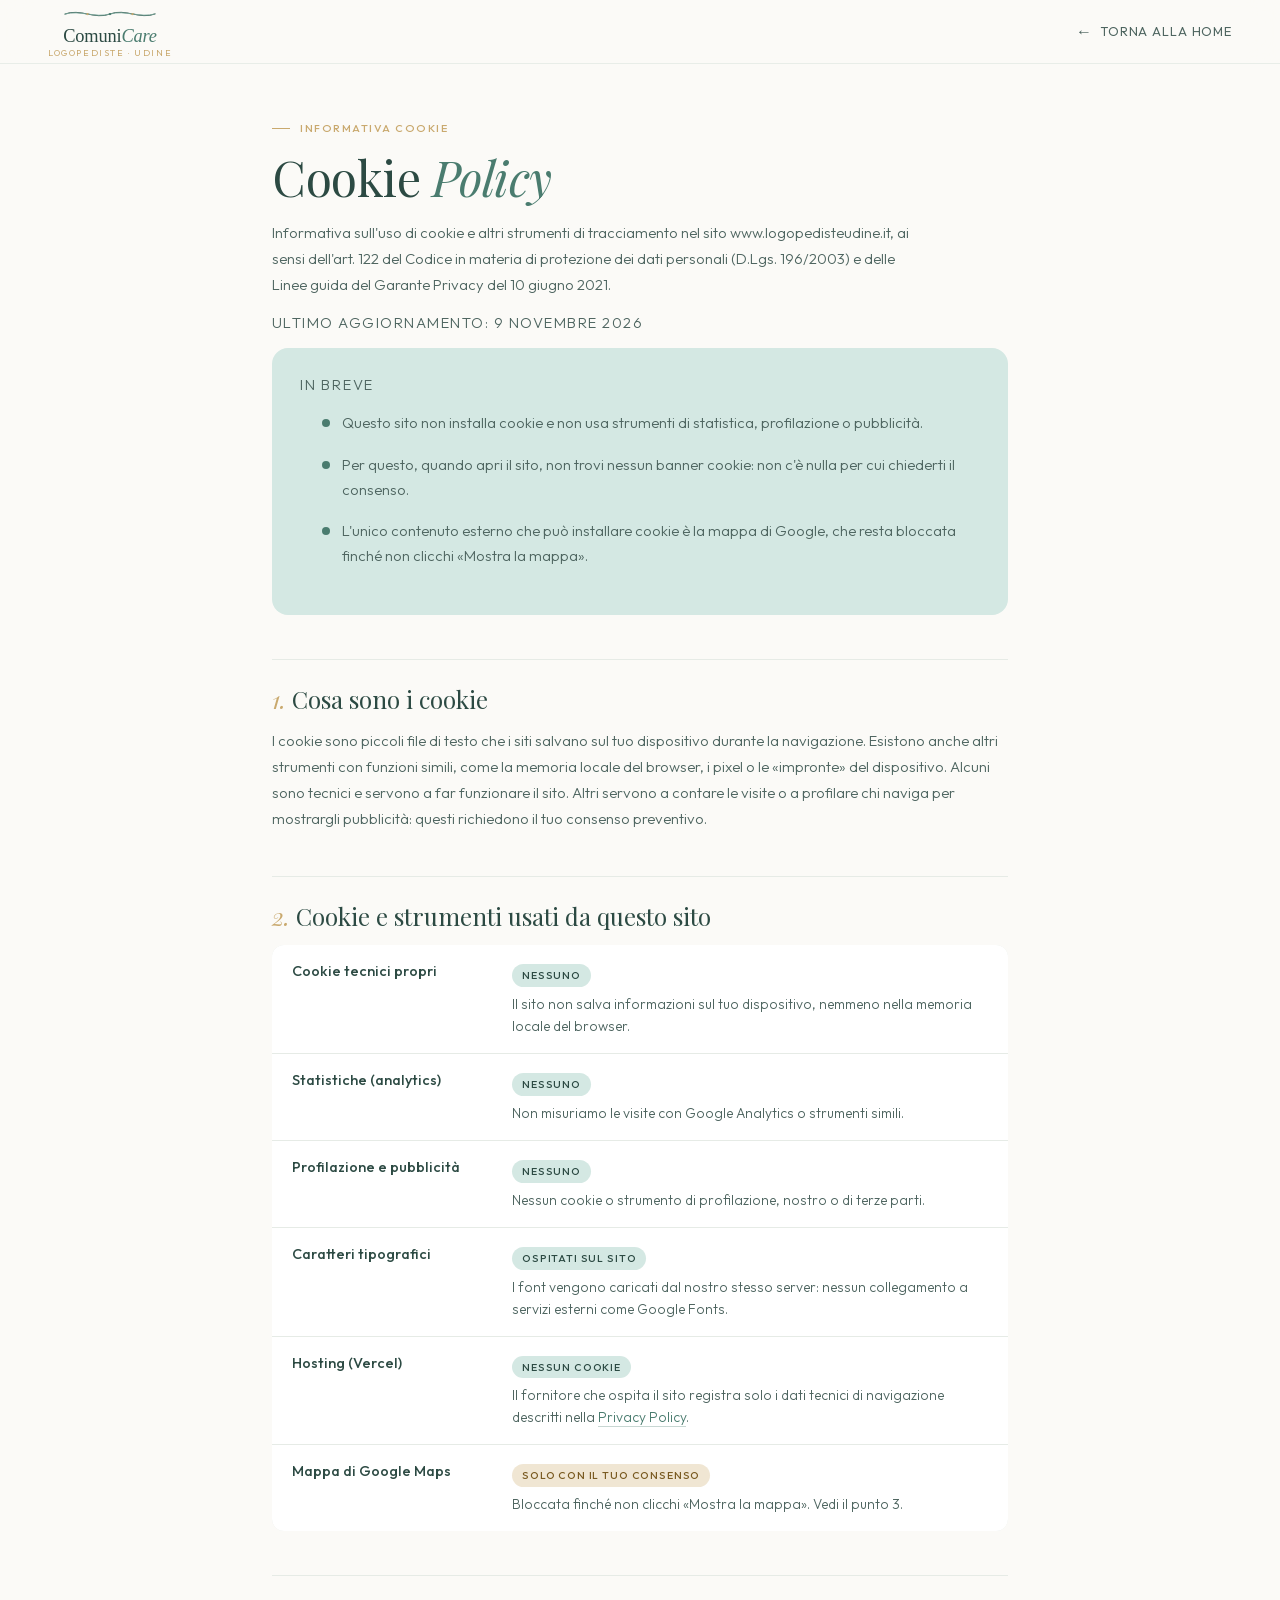
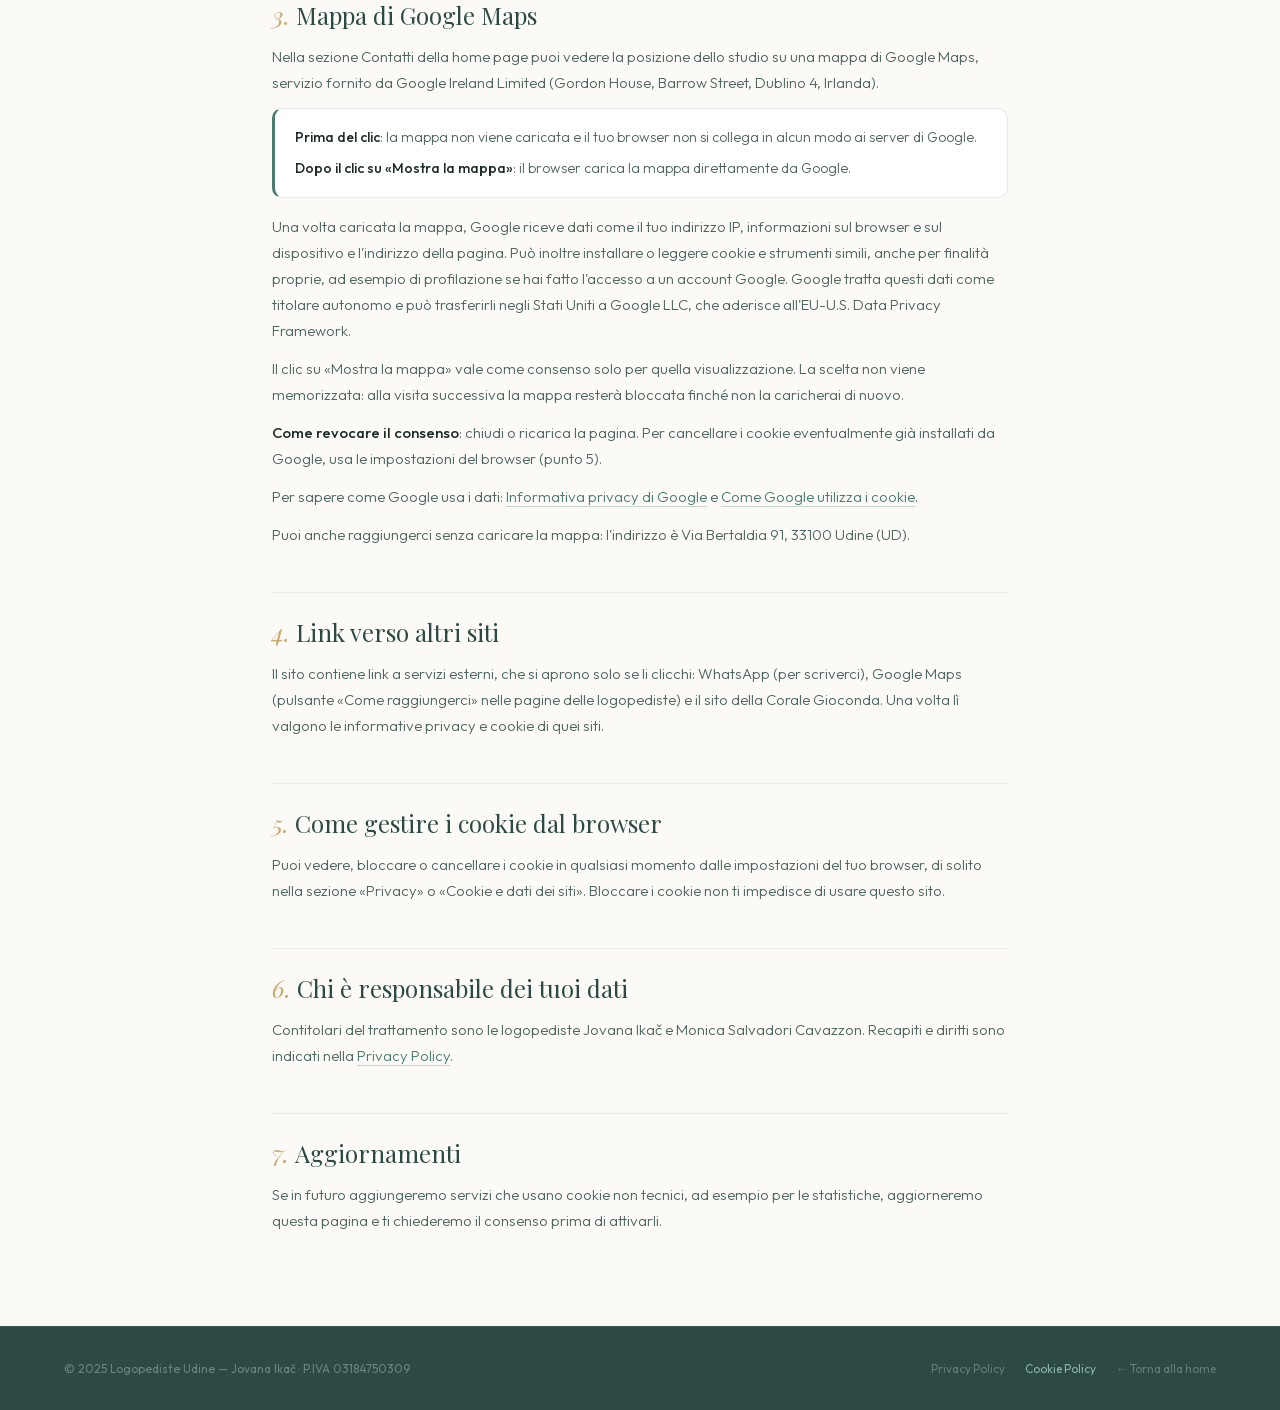
<file: cookie-policy.html>
<!DOCTYPE html>
<html lang="it">
<head>
<meta charset="UTF-8">
<meta name="viewport" content="width=device-width,initial-scale=1,viewport-fit=cover">
<meta name="color-scheme" content="light">
<meta name="theme-color" content="#FBFAF7">
<title>Cookie Policy – ComuniCare Udine</title>
<meta name="description" content="Informativa sui cookie del sito di ComuniCare, logopediste a Udine: il sito non usa cookie e la mappa di Google si carica solo con il consenso del visitatore.">
<meta name="format-detection" content="telephone=no,email=no">
<link rel="stylesheet" href="fonts/fonts.css">
<style>
  :root {
    --v:#4A7C6F; --vm:#8BB5AB; --vc:#D4E8E3; --vs:#2C4A43;
    --s:#C9A96E; --sc:#F0E6D3; --cr:#F7F3EC; --bg:#FBFAF7;
    --t:#1C2B27; --tm:#4E6560; --tl:#8EA39E; --w:#FFFFFF;
  }
  *,*::before,*::after{margin:0;padding:0;box-sizing:border-box}
  html{scroll-behavior:smooth}
  body{font-family:'Outfit',sans-serif;background:var(--bg);color:var(--t);line-height:1.6;-webkit-font-smoothing:antialiased}

  nav{position:fixed;top:0;left:0;right:0;z-index:200;height:64px;display:flex;align-items:center;justify-content:space-between;padding:0 48px;background:rgba(251,250,247,0.9);backdrop-filter:blur(16px);border-bottom:1px solid rgba(74,124,111,0.1)}
  .nav-back{display:flex;align-items:center;gap:8px;text-decoration:none;color:var(--tm);font-size:0.78rem;letter-spacing:0.07em;text-transform:uppercase;transition:color .2s;min-height:44px}
  .nav-back:hover{color:var(--v)}
  .nav-back::before{content:'←';font-size:1rem}

  .legal{max-width:800px;margin:0 auto;padding:120px 32px 80px}
  .eyebrow{display:flex;align-items:center;gap:10px;font-size:0.68rem;font-weight:500;letter-spacing:0.14em;text-transform:uppercase;color:var(--s);margin-bottom:14px}
  .eyebrow::before{content:'';width:18px;height:1px;background:var(--s)}
  h1{font-family:'Playfair Display',serif;font-size:clamp(2.1rem,4.2vw,3rem);font-weight:400;line-height:1.1;color:var(--vs);margin-bottom:16px;letter-spacing:-0.01em}
  h1 em{font-style:italic;color:var(--v)}
  .legal-sub{font-size:0.95rem;font-weight:300;color:var(--tm);line-height:1.7;margin-bottom:10px;max-width:640px}
  .legal-date{font-size:0.7rem;letter-spacing:0.1em;text-transform:uppercase;color:var(--tl);margin-bottom:36px}
  .summary{background:var(--vc);border-radius:16px;padding:24px 28px;margin-bottom:12px}
  .summary-title{font-size:0.7rem;letter-spacing:0.12em;text-transform:uppercase;color:var(--vs);font-weight:500;margin-bottom:12px}
  .summary ul{list-style:none;margin:0;display:flex;flex-direction:column;gap:8px}
  .summary li{position:relative;padding-left:22px;font-size:0.92rem;font-weight:300;color:var(--vs);line-height:1.6;margin:0}
  .summary li::before{content:'';position:absolute;left:2px;top:0.6em;width:8px;height:8px;border-radius:50%;background:var(--v)}

  .legal h2{font-family:'Playfair Display',serif;font-size:clamp(1.25rem,2.2vw,1.5rem);font-weight:400;color:var(--vs);line-height:1.25;margin:44px 0 14px;padding-top:24px;border-top:1px solid rgba(74,124,111,0.12);scroll-margin-top:84px}
  .legal h2 .n{color:var(--s);font-style:italic;margin-right:6px}
  .legal p{font-size:0.93rem;font-weight:300;color:var(--tm);line-height:1.75;margin-bottom:12px}
  .legal ul{margin:0 0 14px 20px}
  .legal li{font-size:0.93rem;font-weight:300;color:var(--tm);line-height:1.7;margin-bottom:8px}
  .legal strong{font-weight:500;color:var(--t)}
  .legal a{color:var(--v);text-decoration:none;border-bottom:1px solid rgba(74,124,111,0.3);transition:color .2s,border-color .2s;overflow-wrap:anywhere}
  .legal a:hover{color:var(--vs);border-color:var(--vs)}

  .tools{display:flex;flex-direction:column;gap:1px;background:rgba(74,124,111,0.12);border-radius:12px;overflow:hidden;margin:6px 0 16px}
  .tool{background:var(--w);padding:16px 20px;display:grid;grid-template-columns:200px 1fr;gap:20px;align-items:start}
  .tool-name{font-size:0.9rem;font-weight:500;color:var(--vs);line-height:1.5}
  .pill{display:inline-block;font-size:0.66rem;letter-spacing:0.08em;text-transform:uppercase;font-weight:500;padding:3px 10px;border-radius:100px;margin-bottom:6px}
  .pill-no{background:var(--vc);color:var(--vs)}
  .pill-ask{background:var(--sc);color:#7A5B22}
  .legal .tool p{font-size:0.86rem;line-height:1.6;margin:0}

  .note{background:var(--w);border:1px solid rgba(74,124,111,0.14);border-left:3px solid var(--v);border-radius:10px;padding:16px 20px;margin:4px 0 16px}
  .legal .note p{font-size:0.88rem;margin-bottom:6px}
  .legal .note p:last-child{margin-bottom:0}

  footer{background:var(--vs);padding:32px 64px;display:flex;align-items:center;justify-content:space-between;gap:16px;border-top:1px solid rgba(200,221,217,0.08)}
  .f-copy{font-size:0.75rem;color:rgba(200,221,217,0.4)}
  .f-links{display:flex;align-items:center;justify-content:center;gap:20px;flex-wrap:wrap}
  .f-links a{color:rgba(200,221,217,0.35);text-decoration:none;font-size:0.73rem;transition:color .2s}
  .f-links a:hover,.f-links a[aria-current="page"]{color:var(--vm)}

  .wv1{animation:wv1anim 3s ease-in-out infinite}
  .wv2{animation:wv2anim 3s ease-in-out infinite .4s}
  .wv3{animation:wv3anim 3s ease-in-out infinite .8s}
  .wd1{animation:wdpulse 3s ease-in-out infinite}
  .wd2{animation:wdpulse 3s ease-in-out infinite .4s}
  .wd3{animation:wdpulse 3s ease-in-out infinite .8s}
  @keyframes wv1anim{0%,100%{d:path("M 0 24 C 40 8, 80 40, 120 24 C 160 8, 200 40, 240 24")}50%{d:path("M 0 24 C 40 40, 80 8, 120 24 C 160 40, 200 8, 240 24")}}
  @keyframes wv2anim{0%,100%{d:path("M 0 24 C 40 10, 80 38, 120 24 C 160 10, 200 38, 240 24")}50%{d:path("M 0 24 C 40 38, 80 10, 120 24 C 160 38, 200 10, 240 24")}}
  @keyframes wv3anim{0%,100%{d:path("M 0 24 C 40 14, 80 34, 120 24 C 160 14, 200 34, 240 24")}50%{d:path("M 0 24 C 40 34, 80 14, 120 24 C 160 34, 200 14, 240 24")}}
  @keyframes wdpulse{0%,100%{r:3;opacity:.5}50%{r:4.5;opacity:1}}

  @media(max-width:960px){
    nav{padding:0 24px}
    footer{flex-direction:column;padding:24px;text-align:center}
  }
  @media(max-width:640px){
    .legal{padding:100px 16px 56px}
    .summary{padding:20px 18px}
    .tool{grid-template-columns:1fr;gap:4px;padding:14px 16px}
  }
  @media(prefers-reduced-motion:reduce){
    *,*::before,*::after{animation-duration:.01ms !important;animation-iteration-count:1 !important;transition-duration:.01ms !important;scroll-behavior:auto !important}
  }
</style>
</head>
<body>

<nav>
  <a href="index.html" style="display:flex;align-items:center;text-decoration:none;" aria-label="ComuniCare — torna alla home">
    <div style="display:inline-flex;flex-direction:column;align-items:center;gap:4px;line-height:1;">
      <svg width="96" height="18" viewBox="0 0 240 48" fill="none" xmlns="http://www.w3.org/2000/svg" preserveAspectRatio="xMidYMid meet" style="display:block;" aria-hidden="true">
        <path class="wv1" d="M 0 24 C 40 8, 80 40, 120 24 C 160 8, 200 40, 240 24" stroke="#2C4A43" stroke-width="2.2" fill="none" stroke-linecap="round"/>
        <path class="wv2" d="M 0 24 C 40 10, 80 38, 120 24 C 160 10, 200 38, 240 24" stroke="#4A7C6F" stroke-width="2" fill="none" stroke-linecap="round"/>
        <path class="wv3" d="M 0 24 C 40 14, 80 34, 120 24 C 160 14, 200 34, 240 24" stroke="#8BB5AB" stroke-width="1.6" fill="none" stroke-linecap="round"/>
        <circle class="wd1" cx="60" cy="24" r="3" fill="#C9A96E"/>
        <circle class="wd2" cx="120" cy="24" r="3" fill="#4A7C6F"/>
        <circle class="wd3" cx="180" cy="24" r="3" fill="#C9A96E"/>
      </svg>
      <div style="font-family:'Georgia',serif;font-size:1.15rem;line-height:1;letter-spacing:-0.01em;text-align:center;">
        <span style="color:#2C4A43;font-weight:400;">Comuni</span><span style="color:#4A7C6F;font-weight:400;font-style:italic;">Care</span>
      </div>
      <div style="font-size:0.55rem;letter-spacing:0.18em;text-transform:uppercase;color:#C9A96E;font-family:'Outfit',sans-serif;text-align:center;">Logopediste · Udine</div>
    </div>
  </a>
  <a href="index.html" class="nav-back">Torna alla home</a>
</nav>

<main class="legal">
  <div class="eyebrow">Informativa cookie</div>
  <h1>Cookie <em>Policy</em></h1>
  <p class="legal-sub">Informativa sull'uso di cookie e altri strumenti di tracciamento nel sito www.logopedisteudine.it, ai sensi dell'art. 122 del Codice in materia di protezione dei dati personali (D.Lgs. 196/2003) e delle Linee guida del Garante Privacy del 10 giugno 2021.</p>
  <p class="legal-date">Ultimo aggiornamento: 9 novembre 2026</p>

  <div class="summary">
    <p class="summary-title">In breve</p>
    <ul>
      <li>Questo sito non installa cookie e non usa strumenti di statistica, profilazione o pubblicità.</li>
      <li>Per questo, quando apri il sito, non trovi nessun banner cookie: non c'è nulla per cui chiederti il consenso.</li>
      <li>L'unico contenuto esterno che può installare cookie è la mappa di Google, che resta bloccata finché non clicchi «Mostra la mappa».</li>
    </ul>
  </div>

  <h2 id="cosa-sono"><span class="n">1.</span>Cosa sono i cookie</h2>
  <p>I cookie sono piccoli file di testo che i siti salvano sul tuo dispositivo durante la navigazione. Esistono anche altri strumenti con funzioni simili, come la memoria locale del browser, i pixel o le «impronte» del dispositivo. Alcuni sono tecnici e servono a far funzionare il sito. Altri servono a contare le visite o a profilare chi naviga per mostrargli pubblicità: questi richiedono il tuo consenso preventivo.</p>

  <h2 id="questo-sito"><span class="n">2.</span>Cookie e strumenti usati da questo sito</h2>
  <div class="tools">
    <div class="tool">
      <div class="tool-name">Cookie tecnici propri</div>
      <div><span class="pill pill-no">Nessuno</span><p>Il sito non salva informazioni sul tuo dispositivo, nemmeno nella memoria locale del browser.</p></div>
    </div>
    <div class="tool">
      <div class="tool-name">Statistiche (analytics)</div>
      <div><span class="pill pill-no">Nessuno</span><p>Non misuriamo le visite con Google Analytics o strumenti simili.</p></div>
    </div>
    <div class="tool">
      <div class="tool-name">Profilazione e pubblicità</div>
      <div><span class="pill pill-no">Nessuno</span><p>Nessun cookie o strumento di profilazione, nostro o di terze parti.</p></div>
    </div>
    <div class="tool">
      <div class="tool-name">Caratteri tipografici</div>
      <div><span class="pill pill-no">Ospitati sul sito</span><p>I font vengono caricati dal nostro stesso server: nessun collegamento a servizi esterni come Google Fonts.</p></div>
    </div>
    <div class="tool">
      <div class="tool-name">Hosting (Vercel)</div>
      <div><span class="pill pill-no">Nessun cookie</span><p>Il fornitore che ospita il sito registra solo i dati tecnici di navigazione descritti nella <a href="privacy-policy.html#dati">Privacy Policy</a>.</p></div>
    </div>
    <div class="tool">
      <div class="tool-name">Mappa di Google Maps</div>
      <div><span class="pill pill-ask">Solo con il tuo consenso</span><p>Bloccata finché non clicchi «Mostra la mappa». Vedi il punto 3.</p></div>
    </div>
  </div>

  <h2 id="google-maps"><span class="n">3.</span>Mappa di Google Maps</h2>
  <p>Nella sezione Contatti della home page puoi vedere la posizione dello studio su una mappa di Google Maps, servizio fornito da Google Ireland Limited (Gordon House, Barrow Street, Dublino 4, Irlanda).</p>
  <div class="note">
    <p><strong>Prima del clic</strong>: la mappa non viene caricata e il tuo browser non si collega in alcun modo ai server di Google.</p>
    <p><strong>Dopo il clic su «Mostra la mappa»</strong>: il browser carica la mappa direttamente da Google.</p>
  </div>
  <p>Una volta caricata la mappa, Google riceve dati come il tuo indirizzo IP, informazioni sul browser e sul dispositivo e l'indirizzo della pagina. Può inoltre installare o leggere cookie e strumenti simili, anche per finalità proprie, ad esempio di profilazione se hai fatto l'accesso a un account Google. Google tratta questi dati come titolare autonomo e può trasferirli negli Stati Uniti a Google LLC, che aderisce all'EU-U.S. Data Privacy Framework.</p>
  <p>Il clic su «Mostra la mappa» vale come consenso solo per quella visualizzazione. La scelta non viene memorizzata: alla visita successiva la mappa resterà bloccata finché non la caricherai di nuovo.</p>
  <p><strong>Come revocare il consenso</strong>: chiudi o ricarica la pagina. Per cancellare i cookie eventualmente già installati da Google, usa le impostazioni del browser (punto 5).</p>
  <p>Per sapere come Google usa i dati: <a href="https://policies.google.com/privacy?hl=it" target="_blank" rel="noopener">Informativa privacy di Google</a> e <a href="https://policies.google.com/technologies/cookies?hl=it" target="_blank" rel="noopener">Come Google utilizza i cookie</a>.</p>
  <p>Puoi anche raggiungerci senza caricare la mappa: l'indirizzo è Via Bertaldia 91, 33100 Udine (UD).</p>

  <h2 id="link-esterni"><span class="n">4.</span>Link verso altri siti</h2>
  <p>Il sito contiene link a servizi esterni, che si aprono solo se li clicchi: WhatsApp (per scriverci), Google Maps (pulsante «Come raggiungerci» nelle pagine delle logopediste) e il sito della Corale Gioconda. Una volta lì valgono le informative privacy e cookie di quei siti.</p>

  <h2 id="browser"><span class="n">5.</span>Come gestire i cookie dal browser</h2>
  <p>Puoi vedere, bloccare o cancellare i cookie in qualsiasi momento dalle impostazioni del tuo browser, di solito nella sezione «Privacy» o «Cookie e dati dei siti». Bloccare i cookie non ti impedisce di usare questo sito.</p>

  <h2 id="titolari"><span class="n">6.</span>Chi è responsabile dei tuoi dati</h2>
  <p>Contitolari del trattamento sono le logopediste Jovana Ikač e Monica Salvadori Cavazzon. Recapiti e diritti sono indicati nella <a href="privacy-policy.html">Privacy Policy</a>.</p>

  <h2 id="aggiornamenti"><span class="n">7.</span>Aggiornamenti</h2>
  <p>Se in futuro aggiungeremo servizi che usano cookie non tecnici, ad esempio per le statistiche, aggiorneremo questa pagina e ti chiederemo il consenso prima di attivarli.</p>
</main>

<footer>
  <div class="f-copy">© 2025 Logopediste Udine — <span style="white-space:nowrap">Jovana Ikač · P.IVA 03184750309</span></div>
  <div class="f-links">
    <a href="privacy-policy.html">Privacy Policy</a>
    <a href="cookie-policy.html" aria-current="page">Cookie Policy</a>
    <a href="index.html">← Torna alla home</a>
  </div>
</footer>
</body>
</html>
</file>
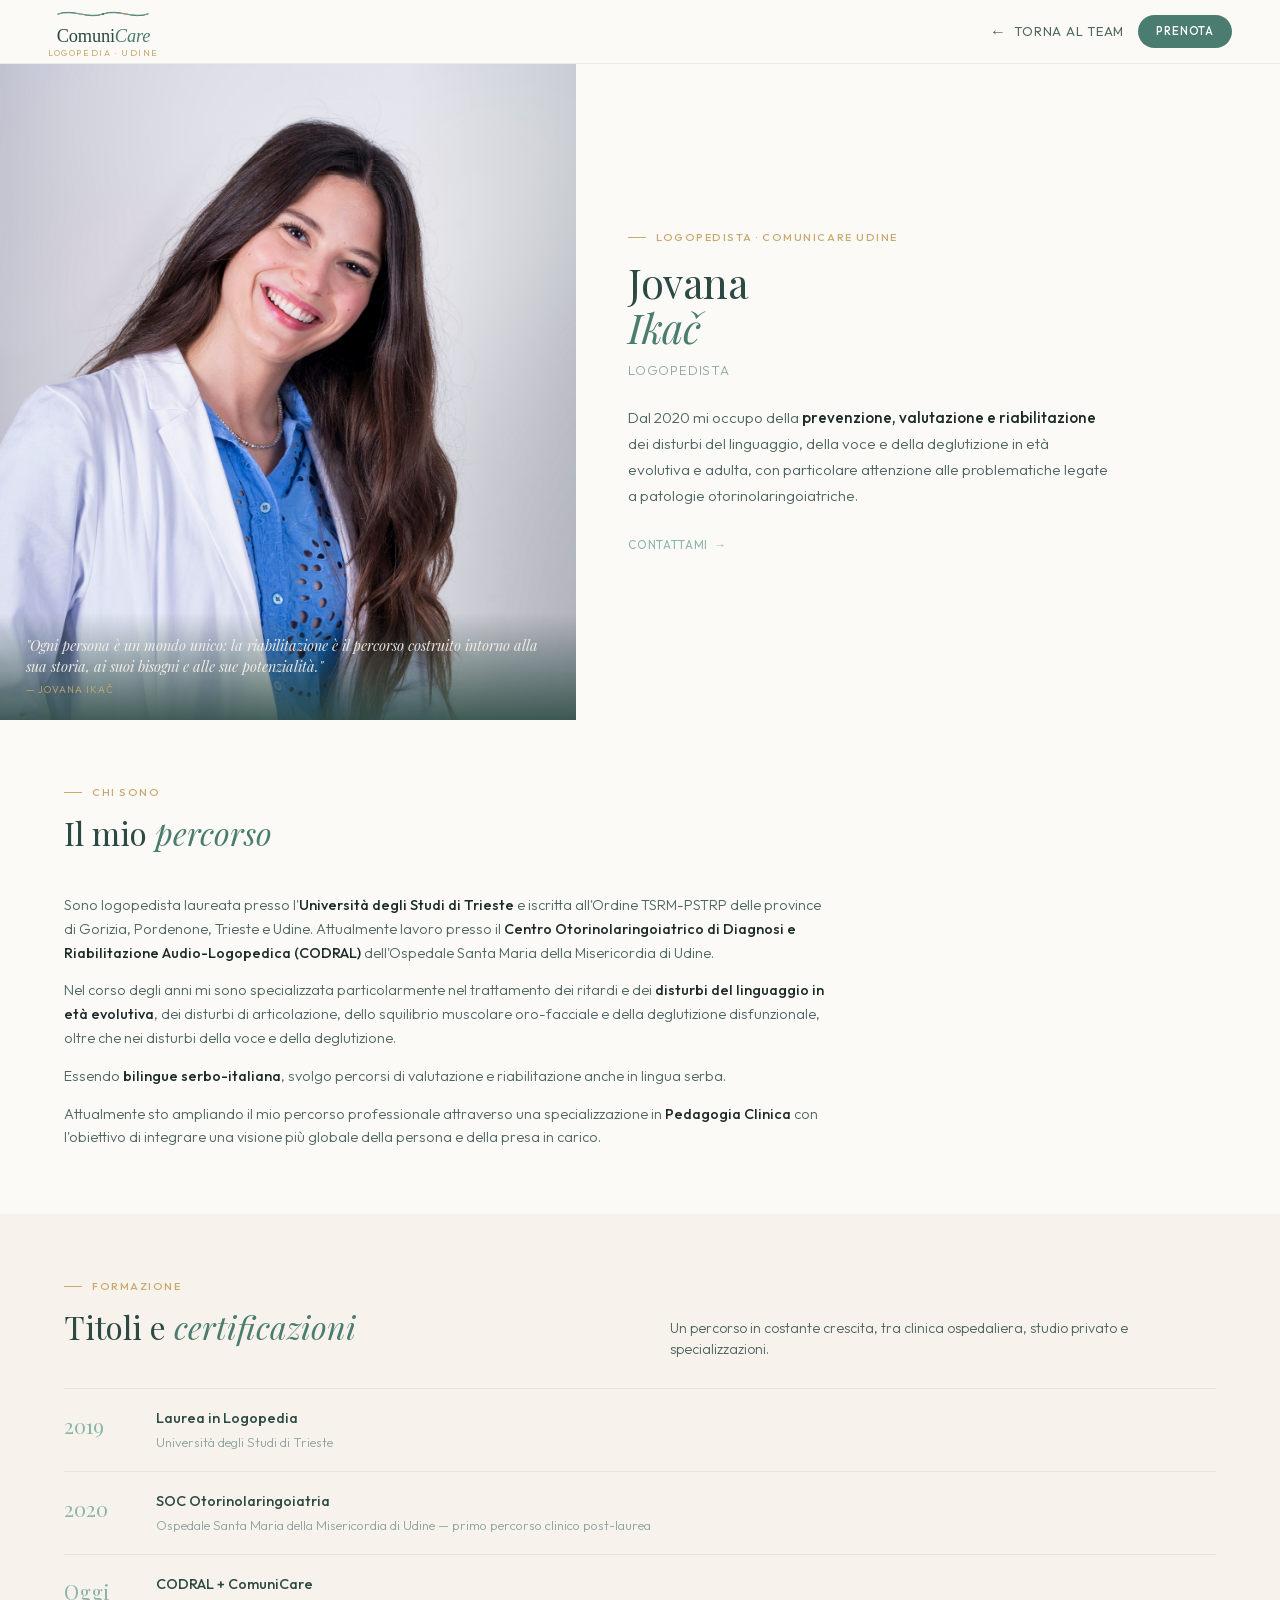
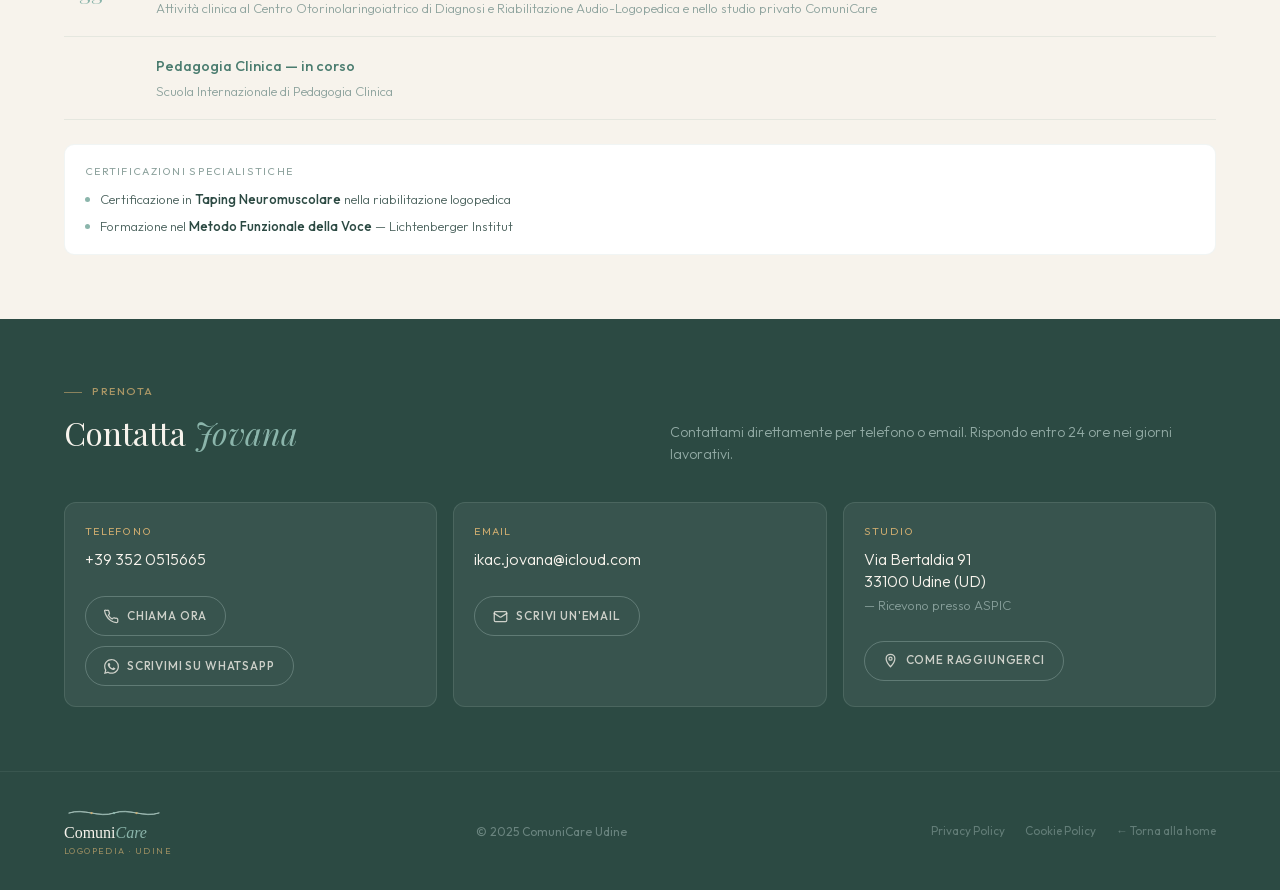
<file: jovana.html>
<!DOCTYPE html>
<html lang="it">
<head>
<meta charset="UTF-8">
<meta name="viewport" content="width=device-width,initial-scale=1,viewport-fit=cover">
<meta name="color-scheme" content="light">
<meta name="theme-color" content="#FBFAF7">
<title>Jovana Ikač – ComuniCare Udine</title>
<link rel="stylesheet" href="fonts/fonts.css">
<meta name="description" content="Jovana Ikač, logopedista al CODRAL di Udine. Specializzata in età evolutiva, disfonia, disfagia e squilibrio oro-facciale.">
<meta name="format-detection" content="telephone=no,email=no">
<meta name="keywords" content="Jovana Ikač, logopedista Udine, CODRAL Udine, età evolutiva, disfonia, disfagia, squilibrio oro-facciale, logopedia bambini Udine, ComuniCare">
<!-- fix: Open Graph — SEO e condivisione social -->
<meta property="og:type" content="website">
<meta property="og:title" content="Jovana Ikač — Logopedista | ComuniCare Udine">
<meta property="og:description" content="Logopedista iscritta all'Ordine TSRM-PSTRP, in servizio al CODRAL di Udine. Percorsi per bambini e adulti, anche in lingua serba.">
<meta property="og:url" content="https://comunicare-udine.it/jovana.html">
<meta property="og:image" content="https://comunicare-udine.it/og-image.jpg">
<!-- TODO: crea og-image.jpg (1200×630px) e aggiorna il path -->
<!-- TODO: aggiungi <link rel="icon" href="favicon.ico"> e apple-touch-icon.png -->
<style>
  :root {
    --v:#4A7C6F; --vm:#8BB5AB; --vc:#D4E8E3; --vs:#2C4A43;
    --s:#C9A96E; --sc:#F0E6D3; --cr:#F7F3EC; --bg:#FBFAF7;
    --t:#1C2B27; --tm:#4E6560; --tl:#8EA39E; --w:#FFFFFF;
  }
  *,*::before,*::after{margin:0;padding:0;box-sizing:border-box}
  html{scroll-behavior:smooth}
  body{font-family:'Outfit',sans-serif;background:var(--bg);color:var(--t);line-height:1.6;-webkit-font-smoothing:antialiased}

  nav{position:fixed;top:0;left:0;right:0;z-index:200;height:64px;display:flex;align-items:center;justify-content:space-between;padding:0 48px;background:rgba(251,250,247,0.9);backdrop-filter:blur(16px);border-bottom:1px solid rgba(74,124,111,0.1)}
  .nav-logo{font-family:'Playfair Display',serif;font-size:1.05rem;font-weight:400;color:var(--vs);text-decoration:none}
  .nav-logo i{font-style:italic;color:var(--s)}
  .nav-back{display:flex;align-items:center;gap:8px;text-decoration:none;color:var(--tm);font-size:0.78rem;letter-spacing:0.07em;text-transform:uppercase;transition:color .2s;touch-action:manipulation;min-height:44px}
  .nav-back:hover{color:var(--v)}
  .nav-back::before{content:'←';font-size:1rem}

  /* HERO — foto grande a sinistra, testo a destra */
  .hero{display:grid;grid-template-columns:45% 55%;height:720px;min-height:680px;max-height:760px;padding-top:64px;align-items:stretch}
  .hero-foto{position:relative;overflow:hidden;background:var(--vs)}
  .hero-foto img{width:100%;height:100%;object-fit:cover;object-position:center top;display:block}
  .hero-foto::after{content:'';position:absolute;inset:0;background:linear-gradient(to right,transparent 70%,rgba(44,74,67,0.15) 100%)}
  .hero-r{display:flex;flex-direction:column;justify-content:center;padding:48px 60px 48px 52px;background:var(--bg);position:relative}
  .eyebrow{display:flex;align-items:center;gap:10px;font-size:0.68rem;font-weight:500;letter-spacing:0.14em;text-transform:uppercase;color:var(--s);margin-bottom:14px}
  .eyebrow::before{content:'';width:18px;height:1px;background:var(--s)}
  h1{font-family:'Playfair Display',serif;font-size:clamp(2rem,3.2vw,3rem);font-weight:400;line-height:1.1;color:var(--vs);margin-bottom:10px;letter-spacing:-0.01em}
  h1 em{font-style:italic;color:var(--v)}
  .hero-titolo{font-size:0.82rem;letter-spacing:0.06em;text-transform:uppercase;color:var(--tl);margin-bottom:24px;font-weight:300}
  .hero-intro{font-size:0.95rem;font-weight:300;color:var(--tm);line-height:1.7;max-width:480px;margin-bottom:28px}
  .hero-intro strong{font-weight:500;color:var(--t)}
  .hero-tags{display:flex;flex-wrap:wrap;gap:8px;margin-bottom:32px}
  .tag{display:inline-flex;align-items:center;gap:6px;background:var(--vc);color:var(--vs);font-size:0.72rem;font-weight:500;letter-spacing:0.04em;padding:6px 14px;border-radius:100px}
  .btn-contatta{display:inline-flex;align-items:center;gap:6px;font-size:0.74rem;letter-spacing:0.07em;text-transform:uppercase;color:var(--vm);text-decoration:none;transition:gap .2s}
  .btn-contatta::after{content:'→'}
  .btn-contatta:hover{gap:10px}
  /* Citazione overlay sulla foto */
  .hero-foto-quote{position:absolute;bottom:0;left:0;right:0;padding:22px 26px;background:linear-gradient(transparent,rgba(44,74,67,0.88));z-index:2}
  .hero-foto-quote-text{font-family:'Playfair Display',serif;font-size:0.9rem;font-style:italic;color:rgba(247,243,236,0.9);line-height:1.45;margin-bottom:5px}
  .hero-foto-quote-attr{font-size:0.62rem;letter-spacing:0.1em;text-transform:uppercase;color:rgba(201,169,110,0.8)}
  /* SEZIONI */
  .s{padding:64px 64px}
  h2{font-family:'Playfair Display',serif;font-size:clamp(1.7rem,2.5vw,2.3rem);font-weight:400;line-height:1.15;color:var(--vs);margin-bottom:14px}
  h2 em{font-style:italic;color:var(--v)}
  h3{font-family:'Playfair Display',serif;font-size:1.1rem;font-weight:500;color:var(--vs);margin-bottom:8px}
  .lead{font-size:0.92rem;font-weight:300;color:var(--tm);line-height:1.55}
  .sec-head{display:grid;grid-template-columns:1fr 1fr;gap:60px;align-items:end;margin-bottom:28px}
  .sec-head .lead{font-size:0.88rem;line-height:1.5;margin-bottom:0}

  /* SERVIZI */
  .srv-section{background:var(--cr)}
  .srv-blocks{display:flex;flex-direction:column;gap:1px;background:rgba(74,124,111,0.1);border-radius:16px;overflow:hidden;margin-top:28px}
  .srv-block{background:var(--w);padding:22px 28px;transition:background .2s}
  .srv-block:hover{background:rgba(212,232,227,0.3)}
  .srv-block h3{margin-bottom:8px}
  .srv-block-desc{font-size:0.88rem;font-weight:300;color:var(--tm);line-height:1.6;margin-bottom:10px}
  .srv-tags{display:flex;flex-wrap:wrap;gap:7px}
  .srv-tag{font-size:0.7rem;font-weight:400;color:var(--v);background:var(--vc);padding:3px 11px;border-radius:100px}
  .srv-quote{font-family:'Playfair Display',serif;font-size:0.95rem;font-style:italic;color:var(--vs);border-left:2px solid var(--vc);padding-left:16px;margin-top:16px;line-height:1.55}

  /* CHI SONO */
  .chi{background:var(--bg)}
  .chi-grid{display:grid;grid-template-columns:1fr 1fr;gap:52px;align-items:start}
  .chi-bio p{font-size:0.9rem;font-weight:300;color:var(--tm);line-height:1.65;margin-bottom:14px}
  .chi-bio p:last-child{margin-bottom:0}
  .chi-bio strong{font-weight:500;color:var(--t)}
  .chi-aside{display:flex;flex-direction:column;gap:12px}
  .info-card{background:var(--w);border-radius:10px;padding:14px 18px;border:1px solid rgba(74,124,111,0.08)}
  .info-card-label{font-size:0.67rem;letter-spacing:0.12em;text-transform:uppercase;color:var(--tl);margin-bottom:5px}
  .info-card-value{font-size:0.85rem;color:var(--t);font-weight:400;line-height:1.45}
  .pedagogia-box{background:var(--vs);border-radius:12px;padding:20px 24px}
  .pedagogia-box .info-card-label{color:rgba(200,221,217,0.6)}
  .pedagogia-box .info-card-value{color:var(--cr)}
  .pedagogia-box p{font-size:0.82rem;font-weight:300;color:rgba(200,221,217,0.7);line-height:1.5;margin-top:6px}

  /* PERCORSO */
  .percorso-section{background:var(--cr)}
  .timeline{display:flex;flex-direction:column}
  .tl-item{display:flex;gap:28px;padding:18px 0;border-bottom:1px solid rgba(74,124,111,0.1)}
  .tl-item:first-child{border-top:1px solid rgba(74,124,111,0.1)}
  .tl-anno{font-family:'Playfair Display',serif;font-size:1.3rem;font-weight:400;color:var(--vm);min-width:64px;padding-top:2px}
  .tl-title{font-size:0.9rem;font-weight:500;color:var(--vs);margin-bottom:3px}
  .tl-desc{font-size:0.82rem;font-weight:300;color:var(--tl);line-height:1.5}

  /* SPECIALIZZAZIONI */
  .spec-section{background:var(--bg)}
  .spec-grid{display:grid;grid-template-columns:1fr 1fr;gap:14px;margin-top:28px}
  .spec-item{display:flex;align-items:flex-start;gap:12px;padding:16px 18px;border:1px solid var(--vc);border-radius:10px;transition:border-color .2s,box-shadow .2s}
  .spec-item:hover{border-color:var(--v);box-shadow:0 4px 16px rgba(74,124,111,0.08)}
  .spec-icon{font-size:1.2rem;flex-shrink:0;margin-top:2px}
  .spec-nome{font-size:0.88rem;font-weight:500;color:var(--vs);margin-bottom:3px}
  .spec-desc{font-size:0.78rem;color:var(--tl);line-height:1.45;font-weight:300}
  .cert-box{margin-top:20px;background:var(--w);border-radius:10px;border:1px solid rgba(74,124,111,0.08);padding:18px 20px}
  .cert-box-label{font-size:0.67rem;letter-spacing:0.12em;text-transform:uppercase;color:var(--tl);margin-bottom:10px}
  .cert-item{display:flex;align-items:flex-start;gap:10px;font-size:0.82rem;font-weight:300;color:var(--tm);line-height:1.45;margin-bottom:8px}
  .cert-item:last-child{margin-bottom:0}
  .cert-dot{width:5px;height:5px;border-radius:50%;background:var(--vm);flex-shrink:0;margin-top:7px}

  /* CONTATTI */
  .ctc{background:var(--vs);padding:64px 64px}
  .ctc .eyebrow{color:rgba(201,169,110,0.8)}
  .ctc .eyebrow::before{background:rgba(201,169,110,0.6)}
  .ctc h2{color:var(--cr)}
  .ctc h2 em{color:var(--vm)}
  .ctc-head{display:grid;grid-template-columns:1fr 1fr;gap:60px;align-items:end;margin-bottom:36px}
  .ctc-head .lead{color:rgba(200,221,217,0.65);font-size:0.88rem}
  .ctc-cards{display:grid;grid-template-columns:repeat(3,1fr);gap:16px}
  .ctc-card{background:rgba(255,255,255,0.06);border:1px solid rgba(200,221,217,0.13);border-radius:12px;padding:20px 20px}
  .ctc-card-label{font-size:0.67rem;letter-spacing:0.12em;text-transform:uppercase;color:var(--s);margin-bottom:8px}
  .ctc-card-value{font-size:1rem;color:var(--cr);font-weight:300;margin-bottom:16px;line-height:1.4}
  .ctc-card-link{display:inline-flex;align-items:center;gap:6px;font-size:0.74rem;letter-spacing:0.07em;text-transform:uppercase;color:var(--vm);text-decoration:none;transition:gap .2s}
  .ctc-card-link:hover{gap:10px}
  .ctc-card-link::after{content:'→'}
  a[href^="tel:"]:not(.btn-contatta):not(.ctc-card-link):not(.btn-whatsapp),a[href^="mailto:"]:not(.btn-contatta):not(.ctc-card-link):not(.btn-whatsapp){color:inherit;text-decoration:none;transition:opacity 200ms ease}
  a[href^="tel:"]:not(.btn-contatta):not(.ctc-card-link):not(.btn-whatsapp):hover,a[href^="mailto:"]:not(.btn-contatta):not(.ctc-card-link):not(.btn-whatsapp):hover{opacity:.7}
  .btn-whatsapp{display:inline-flex;align-items:center;gap:8px;background:transparent;color:rgba(247,243,236,0.78);border:1.5px solid rgba(200,221,217,0.28);padding:9px 18px;border-radius:999px;font-size:0.74rem;letter-spacing:0.07em;text-transform:uppercase;font-weight:500;text-decoration:none;margin-top:10px;transition:background 200ms ease,border-color 200ms ease,color 200ms ease;min-height:40px}
  .btn-whatsapp:hover{background:rgba(255,255,255,0.07);border-color:rgba(200,221,217,0.55);color:rgba(247,243,236,1)}
  @media(max-width:960px){.btn-whatsapp{width:100%;justify-content:center;min-height:48px}}

  footer{background:var(--vs);padding:32px 64px;display:flex;align-items:center;justify-content:space-between;border-top:1px solid rgba(200,221,217,0.08)}
  .f-logo{font-family:'Playfair Display',serif;font-size:1rem;color:var(--cr);font-weight:400}
  .f-logo i{font-style:italic;color:var(--s)}
  .f-copy{font-size:0.75rem;color:rgba(200,221,217,0.4)}
  .f-back{color:rgba(200,221,217,0.35);text-decoration:none;font-size:0.73rem;transition:color .2s}
  .f-back:hover{color:var(--vm)}
  .f-links{display:flex;align-items:center;justify-content:center;gap:20px;flex-wrap:wrap}

  @keyframes up{from{opacity:0;transform:translateY(18px)}to{opacity:1;transform:translateY(0)}}
  .hero-r .eyebrow{animation:up .5s .05s both}
  h1{animation:up .5s .12s both}
  .hero-titolo{animation:up .5s .18s both}
  .hero-intro{animation:up .5s .24s both}

  /* WAVE LOGO */
  .wv1{animation:wv1anim 3s ease-in-out infinite}
  .wv2{animation:wv2anim 3s ease-in-out infinite .4s}
  .wv3{animation:wv3anim 3s ease-in-out infinite .8s}
  .wd1{animation:wdpulse 3s ease-in-out infinite}
  .wd2{animation:wdpulse 3s ease-in-out infinite .4s}
  .wd3{animation:wdpulse 3s ease-in-out infinite .8s}
  @keyframes wv1anim{0%,100%{d:path("M 0 24 C 40 8, 80 40, 120 24 C 160 8, 200 40, 240 24")}50%{d:path("M 0 24 C 40 40, 80 8, 120 24 C 160 40, 200 8, 240 24")}}
  @keyframes wv2anim{0%,100%{d:path("M 0 24 C 40 10, 80 38, 120 24 C 160 10, 200 38, 240 24")}50%{d:path("M 0 24 C 40 38, 80 10, 120 24 C 160 38, 200 10, 240 24")}}
  @keyframes wv3anim{0%,100%{d:path("M 0 24 C 40 14, 80 34, 120 24 C 160 14, 200 34, 240 24")}50%{d:path("M 0 24 C 40 34, 80 14, 120 24 C 160 34, 200 14, 240 24")}}
  @keyframes wdpulse{0%,100%{r:3;opacity:.5}50%{r:4.5;opacity:1}}

  @media(max-width:960px){
    nav{padding:0 24px}
    .hero{grid-template-columns:1fr;height:auto;min-height:auto;max-height:none}
    .hero-foto{height:480px}
    .hero-foto img{object-position:center top}
    .hero-r{padding:40px 24px}
    .s,.ctc{padding:56px 24px}
    .chi-grid,.sec-head,.ctc-head{grid-template-columns:1fr;gap:24px}
    .spec-grid{grid-template-columns:1fr}
    .ctc-cards{grid-template-columns:1fr}
    footer{flex-direction:column;gap:14px;padding:24px;text-align:center}
  }
  /* fix: prefers-reduced-motion — rispetta preferenze accessibilità utente */
  @media(prefers-reduced-motion:reduce){
    *,*::before,*::after{
      animation-duration:.01ms !important;
      animation-iteration-count:1 !important;
      transition-duration:.01ms !important;
      scroll-behavior:auto !important;
    }
  }
</style>
</head>
<body>

<nav>
  <a href="index.html" class="nav-logo" style="display:flex;align-items:center;text-decoration:none;">
    <div style="display:inline-flex;flex-direction:column;align-items:center;gap:4px;line-height:1;">
      <svg width="96" height="18" viewBox="0 0 240 48" fill="none" xmlns="http://www.w3.org/2000/svg" preserveAspectRatio="xMidYMid meet" style="display:block;">
        <path class="wv1" d="M 0 24 C 40 8, 80 40, 120 24 C 160 8, 200 40, 240 24" stroke="#2C4A43" stroke-width="2.2" fill="none" stroke-linecap="round"/>
        <path class="wv2" d="M 0 24 C 40 10, 80 38, 120 24 C 160 10, 200 38, 240 24" stroke="#4A7C6F" stroke-width="2" fill="none" stroke-linecap="round"/>
        <path class="wv3" d="M 0 24 C 40 14, 80 34, 120 24 C 160 14, 200 34, 240 24" stroke="#8BB5AB" stroke-width="1.6" fill="none" stroke-linecap="round"/>
        <circle class="wd1" cx="60" cy="24" r="3" fill="#C9A96E"/>
        <circle class="wd2" cx="120" cy="24" r="3" fill="#4A7C6F"/>
        <circle class="wd3" cx="180" cy="24" r="3" fill="#C9A96E"/>
      </svg>
      <div style="font-family:'Georgia',serif;font-size:1.15rem;line-height:1;letter-spacing:-0.01em;text-align:center;">
        <span style="color:#2C4A43;font-weight:400;">Comuni</span><span style="color:#4A7C6F;font-weight:400;font-style:italic;">Care</span>
      </div>
      <div style="font-size:0.55rem;letter-spacing:0.18em;text-transform:uppercase;color:#C9A96E;font-family:'Outfit',sans-serif;text-align:center;">Logopedia · Udine</div>
    </div>
  </a>
  <div style="display:flex;align-items:center;gap:14px">
    <a href="index.html#team" class="nav-back">Torna al team</a>
    <a href="#contatti" style="display:inline-flex;align-items:center;background:#4A7C6F;color:#fff;padding:7px 18px;border-radius:100px;font-size:0.72rem;letter-spacing:0.07em;text-transform:uppercase;font-weight:500;text-decoration:none;transition:background .2s" onmouseover="this.style.background='#2C4A43'" onmouseout="this.style.background='#4A7C6F'">Prenota</a>
  </div>
</nav>

<!-- HERO -->
<div class="hero">
  <div class="hero-foto">
    <img src="jovana.jpg" alt="Jovana Ikač, logopedista specializzata in età evolutiva" loading="lazy" decoding="async" width="896" height="1120">
    <div class="hero-foto-quote">
      <div class="hero-foto-quote-text">"Ogni persona è un mondo unico: la riabilitazione è il percorso costruito intorno alla sua storia, ai suoi bisogni e alle sue potenzialità."</div>
      <div class="hero-foto-quote-attr">— Jovana Ikač</div>
    </div>
  </div>
  <div class="hero-r">
    <div class="eyebrow">Logopedista · ComuniCare Udine</div>
    <h1>Jovana<br><em>Ikač</em></h1>
    <div class="hero-titolo">Logopedista</div>
    <p class="hero-intro">
      Dal 2020 mi occupo della <strong>prevenzione, valutazione e riabilitazione</strong> dei disturbi del linguaggio, della voce e della deglutizione in età evolutiva e adulta, con particolare attenzione alle problematiche legate a patologie otorinolaringoiatriche.
    </p>
    <a href="https://wa.me/393520515665?text=Ciao%20Jovana%2C%20vorrei%20prenotare%20una%20consulenza" target="_blank" rel="noopener" class="btn-contatta">Contattami</a>
  </div>
</div>

<!-- CHI SONO -->
<section id="chi-sono" class="s chi">
  <div class="sec-head">
    <div><div class="eyebrow">Chi sono</div><h2>Il mio <em>percorso</em></h2></div>
  </div>
  <div class="chi-grid" style="grid-template-columns:1fr;max-width:760px">
    <div class="chi-bio">
      <p>Sono logopedista laureata presso l'<strong>Università degli Studi di Trieste</strong> e iscritta all'Ordine TSRM-PSTRP delle province di Gorizia, Pordenone, Trieste e Udine. Attualmente lavoro presso il <strong>Centro Otorinolaringoiatrico di Diagnosi e Riabilitazione Audio-Logopedica (CODRAL)</strong> dell'Ospedale Santa Maria della Misericordia di Udine.</p>
      <p>Nel corso degli anni mi sono specializzata particolarmente nel trattamento dei ritardi e dei <strong>disturbi del linguaggio in età evolutiva</strong>, dei disturbi di articolazione, dello squilibrio muscolare oro-facciale e della deglutizione disfunzionale, oltre che nei disturbi della voce e della deglutizione.</p>
      <p>Essendo <strong>bilingue serbo-italiana</strong>, svolgo percorsi di valutazione e riabilitazione anche in lingua serba.</p>
      <p>Attualmente sto ampliando il mio percorso professionale attraverso una specializzazione in <strong>Pedagogia Clinica</strong> con l'obiettivo di integrare una visione più globale della persona e della presa in carico.</p>
    </div>
  </div>
</section>

<!-- PERCORSO -->
<section class="s percorso-section">
  <div class="sec-head">
    <div><div class="eyebrow">Formazione</div><h2>Titoli e <em>certificazioni</em></h2></div>
    <p class="lead">Un percorso in costante crescita, tra clinica ospedaliera, studio privato e specializzazioni.</p>
  </div>
  <div class="timeline">
    <div class="tl-item">
      <div class="tl-anno">2019</div>
      <div>
        <div class="tl-title">Laurea in Logopedia</div>
        <div class="tl-desc">Università degli Studi di Trieste</div>
      </div>
    </div>
    <div class="tl-item">
      <div class="tl-anno">2020</div>
      <div>
        <div class="tl-title">SOC Otorinolaringoiatria</div>
        <div class="tl-desc">Ospedale Santa Maria della Misericordia di Udine — primo percorso clinico post-laurea</div>
      </div>
    </div>
    <div class="tl-item">
      <div class="tl-anno">Oggi</div>
      <div>
        <div class="tl-title">CODRAL + ComuniCare</div>
        <div class="tl-desc">Attività clinica al Centro Otorinolaringoiatrico di Diagnosi e Riabilitazione Audio-Logopedica e nello studio privato ComuniCare</div>
      </div>
    </div>
    <div class="tl-item">
      <div class="tl-anno" style="color:var(--s);"></div>
      <div>
        <div class="tl-title" style="color:var(--v);">Pedagogia Clinica — in corso</div>
        <div class="tl-desc">Scuola Internazionale di Pedagogia Clinica</div>
      </div>
    </div>
  </div>
  <div class="cert-box" style="margin-top:24px;">
    <div class="cert-box-label">Certificazioni specialistiche</div>
    <div class="cert-item"><div class="cert-dot"></div><div>Certificazione in <strong style="font-weight:500;color:var(--vs)">Taping Neuromuscolare</strong> nella riabilitazione logopedica</div></div>
    <div class="cert-item"><div class="cert-dot"></div><div>Formazione nel <strong style="font-weight:500;color:var(--vs)">Metodo Funzionale della Voce</strong> — Lichtenberger Institut</div></div>
  </div>
</section>

<!-- CONTATTI -->
<section id="contatti" class="ctc">
  <div class="ctc-head">
    <div><div class="eyebrow">Prenota</div><h2>Contatta <em>Jovana</em></h2></div>
    <p class="lead">Contattami direttamente per telefono o email. Rispondo entro 24 ore nei giorni lavorativi.</p>
  </div>
  <div class="ctc-cards">
    <div class="ctc-card">
      <div class="ctc-card-label">Telefono</div>
      <div class="ctc-card-value">+39 352 0515665</div>
      <a href="tel:+393520515665" class="btn-whatsapp"><svg width="15" height="15" viewBox="0 0 24 24" fill="none" stroke="currentColor" stroke-width="2" stroke-linecap="round" stroke-linejoin="round" aria-hidden="true"><path d="M22 16.92v3a2 2 0 01-2.18 2 19.79 19.79 0 01-8.63-3.07A19.5 19.5 0 013.95 11a19.79 19.79 0 01-3.07-8.67A2 2 0 012.87 2h3a2 2 0 012 1.72c.127.96.361 1.903.7 2.81a2 2 0 01-.45 2.11L7.09 9.91a16 16 0 006 6l1.27-1.27a2 2 0 012.11-.45c.907.339 1.85.573 2.81.7A2 2 0 0122 16.92z"/></svg>Chiama ora</a>
      <a href="https://wa.me/393520515665?text=Ciao%20Jovana%2C%20vorrei%20prenotare%20una%20consulenza" target="_blank" rel="noopener" class="btn-whatsapp"><svg width="15" height="15" viewBox="0 0 24 24" fill="currentColor" xmlns="http://www.w3.org/2000/svg" aria-hidden="true"><path d="M17.472 14.382c-.297-.149-1.758-.867-2.03-.967-.273-.099-.471-.148-.67.15-.197.297-.767.966-.94 1.164-.173.199-.347.223-.644.075-.297-.15-1.255-.463-2.39-1.475-.883-.788-1.48-1.761-1.653-2.059-.173-.297-.018-.458.13-.606.134-.133.297-.347.446-.52.149-.174.198-.298.297-.497.1-.198.05-.371-.025-.52-.074-.149-.669-1.612-.916-2.207-.242-.579-.487-.5-.669-.51-.173-.008-.371-.01-.57-.01-.198 0-.52.074-.792.372-.272.297-1.04 1.016-1.04 2.479 0 1.462 1.065 2.875 1.213 3.074.149.198 2.096 3.2 5.077 4.487.709.306 1.262.489 1.694.625.712.227 1.36.195 1.871.118.571-.085 1.758-.719 2.006-1.413.248-.694.248-1.289.173-1.413-.074-.124-.272-.198-.57-.347m-5.421 7.403h-.004a9.87 9.87 0 01-5.031-1.378l-.361-.214-3.741.982.998-3.648-.235-.374a9.86 9.86 0 01-1.51-5.26c.001-5.45 4.436-9.884 9.888-9.884 2.64 0 5.122 1.03 6.988 2.898a9.825 9.825 0 012.893 6.994c-.003 5.45-4.437 9.884-9.885 9.884m8.413-18.297A11.815 11.815 0 0012.05 0C5.495 0 .16 5.335.157 11.892c0 2.096.547 4.142 1.588 5.945L.057 24l6.305-1.654a11.882 11.882 0 005.683 1.448h.005c6.554 0 11.89-5.335 11.893-11.893a11.821 11.821 0 00-3.48-8.413z"/></svg>Scrivimi su WhatsApp</a>
    </div>
    <div class="ctc-card">
      <div class="ctc-card-label">Email</div>
      <div class="ctc-card-value">ikac.jovana@icloud.com</div>
      <a href="mailto:ikac.jovana@icloud.com" class="btn-whatsapp"><svg width="15" height="15" viewBox="0 0 24 24" fill="none" stroke="currentColor" stroke-width="2" stroke-linecap="round" stroke-linejoin="round" aria-hidden="true"><rect x="2" y="4" width="20" height="16" rx="2"/><path d="M22 7l-8.97 5.7a1.94 1.94 0 01-2.06 0L2 7"/></svg>Scrivi un'email</a>
    </div>
    <div class="ctc-card">
      <div class="ctc-card-label">Studio</div>
      <div class="ctc-card-value">Via Bertaldia 91<br>33100 Udine (UD)<br><span style="font-size:0.82em;color:rgba(200,221,217,0.55);font-weight:300;">— Ricevono presso ASPIC</span></div>
      <a href="https://www.google.com/maps/search/?api=1&amp;query=Jovana%20Ika%C4%8D%20logopedista%20Udine" rel="noopener" class="btn-whatsapp"><svg width="15" height="15" viewBox="0 0 24 24" fill="none" stroke="currentColor" stroke-width="2" stroke-linecap="round" stroke-linejoin="round" aria-hidden="true"><path d="M12 2C8.13 2 5 5.13 5 9c0 5.25 7 13 7 13s7-7.75 7-13c0-3.87-3.13-7-7-7z"/><circle cx="12" cy="9" r="2.5"/></svg>Come raggiungerci</a>
    </div>
  </div>
</section>

<footer>
  <div class="f-logo" style="display:flex;flex-direction:column;gap:3px;">
    <svg width="100" height="18" viewBox="0 0 240 48" fill="none" xmlns="http://www.w3.org/2000/svg" style="overflow:visible;">
      <path class="wv1" d="M 0 24 C 40 8, 80 40, 120 24 C 160 8, 200 40, 240 24" stroke="rgba(247,243,236,0.6)" stroke-width="2.2" fill="none" stroke-linecap="round"/>
      <path class="wv2" d="M 0 24 C 40 10, 80 38, 120 24 C 160 10, 200 38, 240 24" stroke="#8BB5AB" stroke-width="2" fill="none" stroke-linecap="round"/>
      <path class="wv3" d="M 0 24 C 40 14, 80 34, 120 24 C 160 14, 200 34, 240 24" stroke="rgba(212,232,227,0.5)" stroke-width="1.6" fill="none" stroke-linecap="round"/>
      <circle class="wd1" cx="60" cy="24" r="3" fill="#C9A96E"/>
      <circle class="wd2" cx="120" cy="24" r="3" fill="#8BB5AB"/>
      <circle class="wd3" cx="180" cy="24" r="3" fill="#C9A96E"/>
    </svg>
    <div style="font-family:'Georgia',serif;font-size:1rem;line-height:1;">
      <span style="color:#F7F3EC;">Comuni</span><span style="color:#8BB5AB;font-style:italic;">Care</span>
    </div>
    <div style="font-size:0.55rem;letter-spacing:0.16em;text-transform:uppercase;color:rgba(201,169,110,0.7);font-family:'Outfit',sans-serif;">Logopedia · Udine</div>
  </div>
  <div class="f-copy">© 2025 ComuniCare Udine</div>
  <div class="f-links">
    <a href="privacy-policy.html" class="f-back">Privacy Policy</a>
    <a href="cookie-policy.html" class="f-back">Cookie Policy</a>
    <a href="index.html" class="f-back">← Torna alla home</a>
  </div>
</footer>
</body>
</html>
</file>
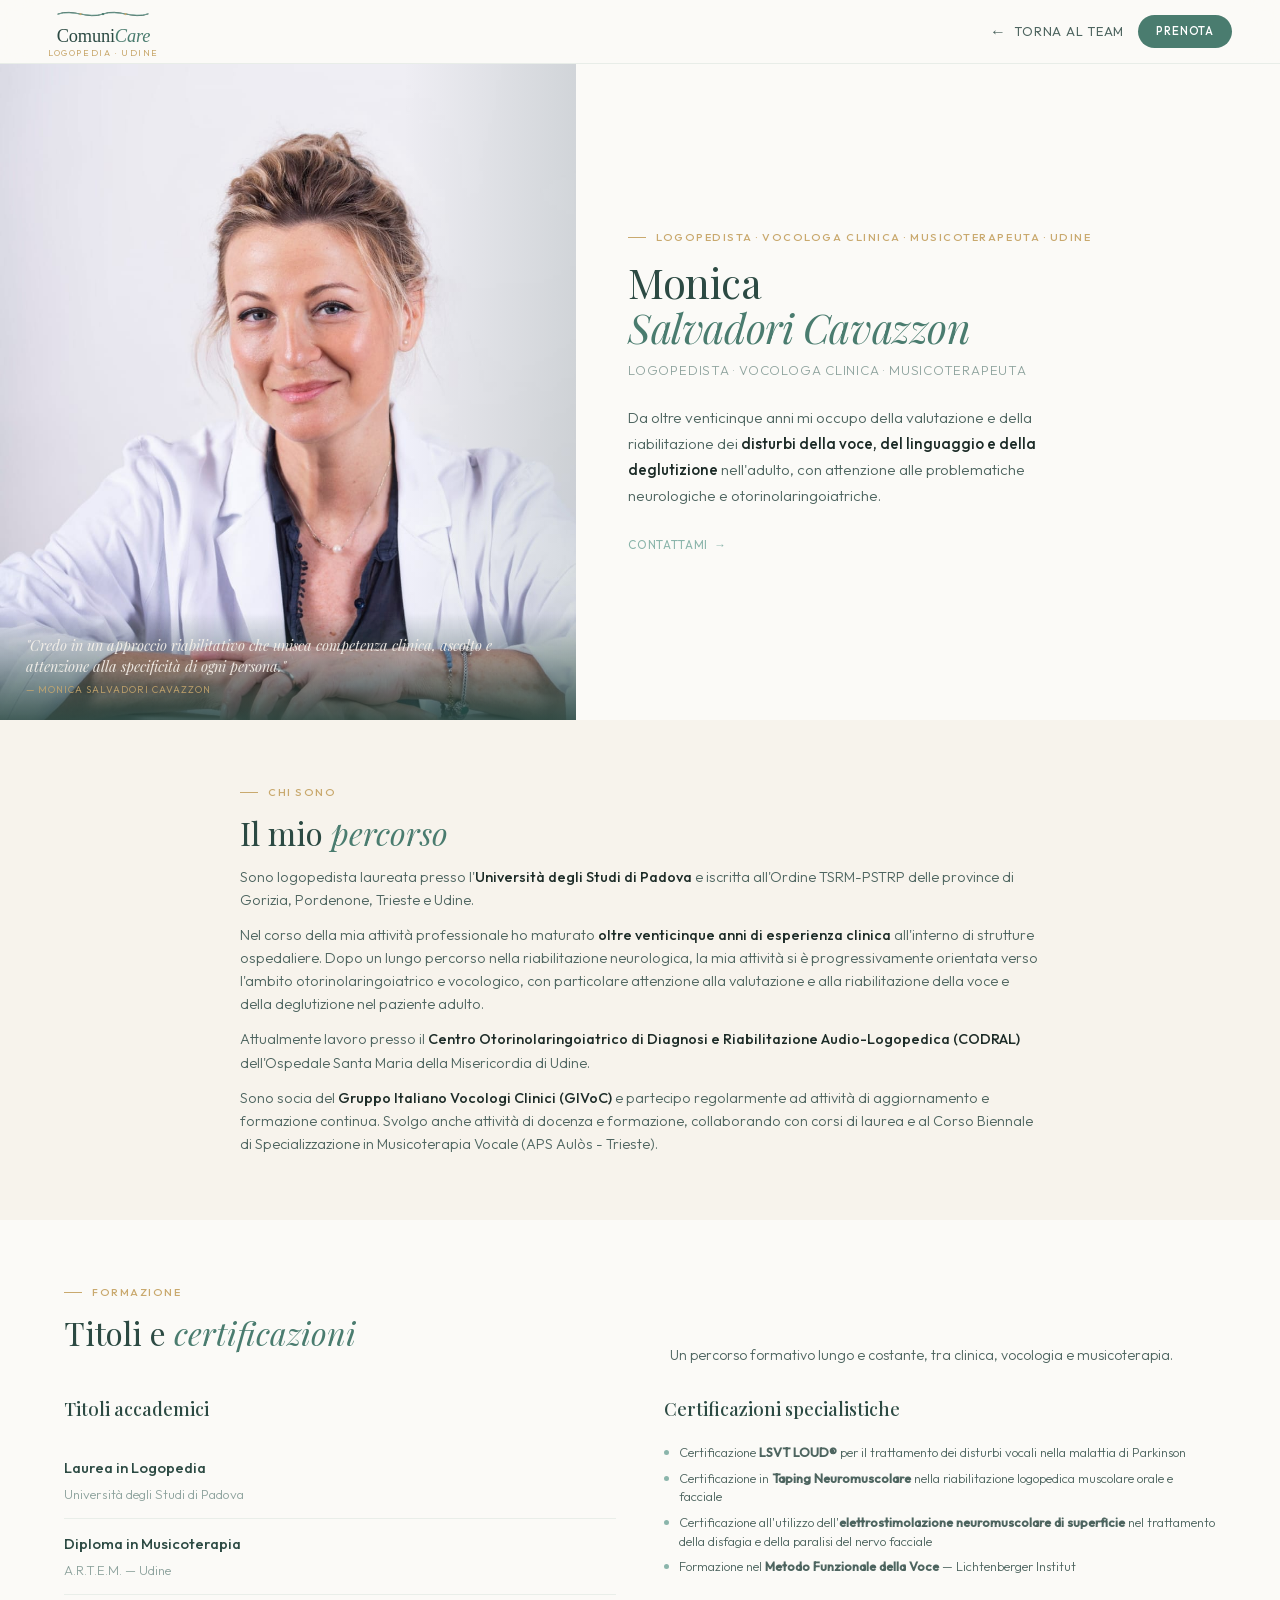
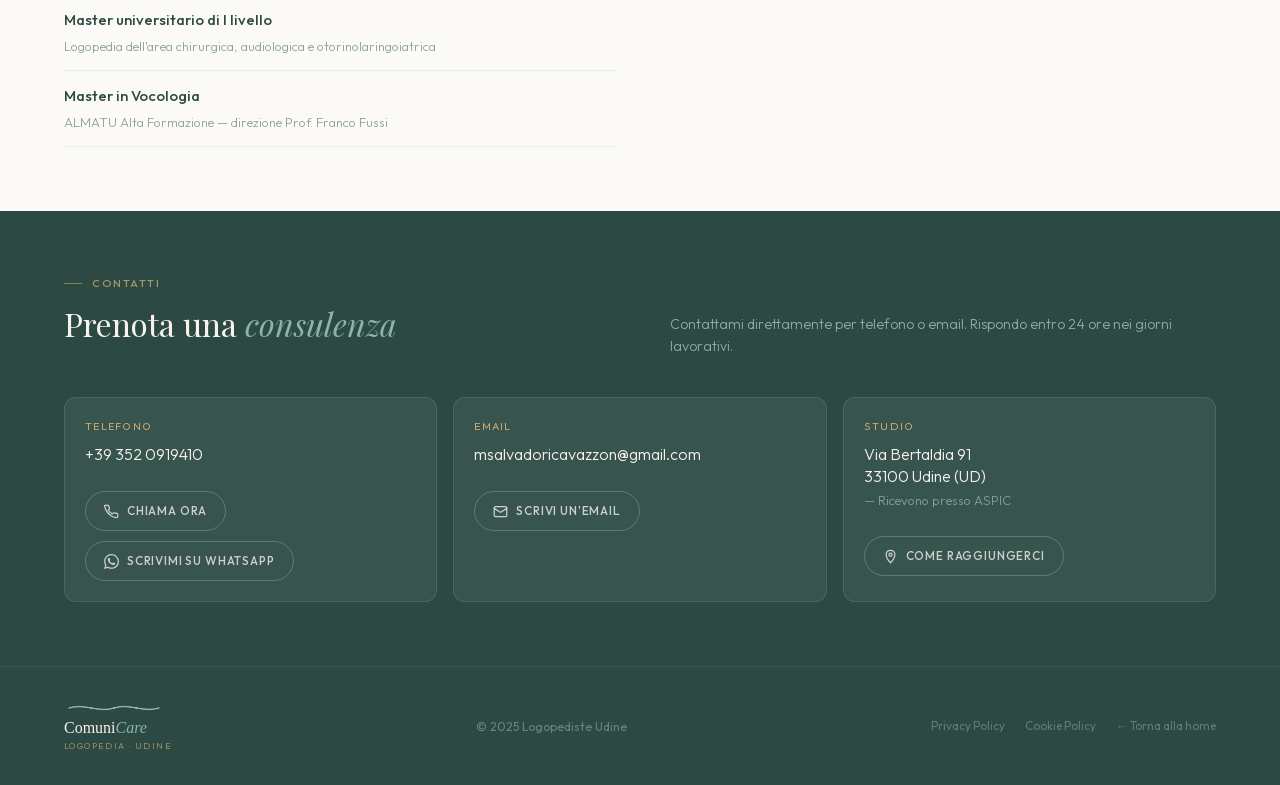
<file: monica.html>
<!DOCTYPE html>
<html lang="it">
<head>
<meta charset="UTF-8">
<meta name="viewport" content="width=device-width,initial-scale=1,viewport-fit=cover">
<meta name="color-scheme" content="light">
<meta name="theme-color" content="#FBFAF7">
<title>Monica Salvadori Cavazzon — Logopedista, Vocologa Clinica e Musicoterapeuta · ComuniCare Udine</title>
<link rel="stylesheet" href="fonts/fonts.css">
<meta name="description" content="Monica Salvadori Cavazzon, logopedista, vocologa clinica e musicoterapeuta a Udine. Oltre venticinque anni di esperienza nella riabilitazione della voce, disfagia e patologie neurologiche.">
<meta name="format-detection" content="telephone=no,email=no">
<meta name="keywords" content="Monica Salvadori Cavazzon, logopedista Udine, riabilitazione vocale, disfagia, patologie neurologiche, musicoterapia, Parkinson, ComuniCare Udine">
<!-- fix: Open Graph — SEO e condivisione social -->
<meta property="og:type" content="website">
<meta property="og:title" content="Monica Salvadori Cavazzon — Logopedista, Vocologa Clinica e Musicoterapeuta | ComuniCare Udine">
<meta property="og:description" content="Logopedista e vocologa clinica con esperienza ventennale, specializzata in riabilitazione vocale, disfagia e Parkinson. Fondatrice della Corale Gioconda.">
<meta property="og:url" content="https://comunicare-udine.it/monica.html">
<meta property="og:image" content="https://comunicare-udine.it/og-image.jpg">
<!-- TODO: crea og-image.jpg (1200×630px) e aggiorna il path -->
<!-- TODO: aggiungi <link rel="icon" href="favicon.ico"> e apple-touch-icon.png -->
<style>
  :root {
    --v:#4A7C6F; --vm:#8BB5AB; --vc:#D4E8E3; --vs:#2C4A43;
    --s:#C9A96E; --sc:#F0E6D3; --cr:#F7F3EC; --bg:#FBFAF7;
    --t:#1C2B27; --tm:#4E6560; --tl:#8EA39E; --w:#FFFFFF;
  }
  *,*::before,*::after{margin:0;padding:0;box-sizing:border-box}
  html{scroll-behavior:smooth}
  body{font-family:'Outfit',sans-serif;background:var(--bg);color:var(--t);line-height:1.6;-webkit-font-smoothing:antialiased}

  /* NAV */
  nav{position:fixed;top:0;left:0;right:0;z-index:200;height:64px;display:flex;align-items:center;justify-content:space-between;padding:0 48px;background:rgba(251,250,247,0.9);backdrop-filter:blur(16px);border-bottom:1px solid rgba(74,124,111,0.1)}
  .nav-logo{font-family:'Playfair Display',serif;font-size:1.05rem;font-weight:400;color:var(--vs);text-decoration:none}
  .nav-logo i{font-style:italic;color:var(--s)}
  .nav-back{display:flex;align-items:center;gap:8px;text-decoration:none;color:var(--tm);font-size:0.78rem;letter-spacing:0.07em;text-transform:uppercase;transition:color .2s;touch-action:manipulation;min-height:44px}
  .nav-back:hover{color:var(--v)}
  .nav-back::before{content:'←';font-size:1rem}

  /* HERO — layout stile jovana: foto a sx 50%, contenuto a dx 50% */
  .hero{display:grid;grid-template-columns:45% 55%;height:720px;min-height:680px;max-height:760px;padding-top:64px;align-items:stretch}
  .hero-foto{position:relative;overflow:hidden;background:var(--vs)}
  .hero-foto img{width:100%;height:100%;object-fit:cover;object-position:center 15%;display:block}
  .hero-foto::after{content:'';position:absolute;inset:0;background:linear-gradient(to right,transparent 70%,rgba(44,74,67,0.15) 100%)}
  .hero-foto-quote{position:absolute;bottom:0;left:0;right:0;padding:22px 26px;background:linear-gradient(transparent,rgba(44,74,67,0.88));z-index:2}
  .hero-foto-quote-text{font-family:'Playfair Display',serif;font-size:0.9rem;font-style:italic;color:rgba(247,243,236,0.9);line-height:1.45;margin-bottom:5px}
  .hero-foto-quote-attr{font-size:0.62rem;letter-spacing:0.1em;text-transform:uppercase;color:rgba(201,169,110,0.8)}

  .hero-r{display:flex;flex-direction:column;justify-content:center;padding:48px 60px 48px 52px;background:var(--bg);position:relative}
  .eyebrow{display:flex;align-items:center;gap:10px;font-size:0.68rem;font-weight:500;letter-spacing:0.14em;text-transform:uppercase;color:var(--s);margin-bottom:14px}
  .eyebrow::before{content:'';width:18px;height:1px;background:var(--s)}
  h1{font-family:'Playfair Display',serif;font-size:clamp(2rem,3.2vw,3rem);font-weight:400;line-height:1.1;color:var(--vs);margin-bottom:10px;letter-spacing:-0.01em}
  h1 em{font-style:italic;color:var(--v)}
  .hero-titolo{font-size:0.82rem;letter-spacing:0.06em;text-transform:uppercase;color:var(--tl);margin-bottom:24px;font-weight:300}
  .hero-intro{font-size:0.95rem;font-weight:300;color:var(--tm);line-height:1.7;max-width:480px;margin-bottom:28px}
  .hero-intro strong{font-weight:500;color:var(--t)}
  .hero-tags{display:flex;flex-wrap:wrap;gap:8px;margin-bottom:36px}
  .tag{display:inline-flex;align-items:center;gap:6px;background:var(--vc);color:var(--vs);font-size:0.72rem;font-weight:500;letter-spacing:0.05em;padding:6px 14px;border-radius:100px}
  .btn-contatta{display:inline-flex;align-items:center;gap:6px;font-size:0.74rem;letter-spacing:0.07em;text-transform:uppercase;color:var(--vm);text-decoration:none;transition:gap .2s}
  .btn-contatta::after{content:'→'}
  .btn-contatta:hover{gap:10px}

  /* SEZIONI */
  .s{padding:64px 64px}
  h2{font-family:'Playfair Display',serif;font-size:clamp(1.7rem,2.5vw,2.3rem);font-weight:400;line-height:1.15;color:var(--vs);margin-bottom:14px}
  h2 em{font-style:italic;color:var(--v)}
  h3{font-family:'Playfair Display',serif;font-size:1.15rem;font-weight:500;color:var(--vs);margin-bottom:10px}
  .lead{font-size:0.92rem;font-weight:300;color:var(--tm);line-height:1.55}

  /* CHI SONO */
  .chi{background:var(--cr)}
  .chi-grid{display:grid;grid-template-columns:1fr 1fr;gap:48px;align-items:start}
  .chi-bio p{font-size:0.9rem;font-weight:300;color:var(--tm);line-height:1.6;margin-bottom:12px}
  .chi-bio p:last-child{margin-bottom:0}
  .chi-bio strong{font-weight:500;color:var(--t)}

  /* FORMAZIONE */
  .form-section{background:var(--bg)}
  .form-grid{display:grid;grid-template-columns:1fr 1fr;gap:48px;align-items:start}
  .form-col h3{margin-bottom:20px}
  .degree-item{padding:13px 0;border-bottom:1px solid rgba(74,124,111,0.1)}
  .degree-item:first-child{border-top:1px solid rgba(74,124,111,0.1)}
  .degree-title{font-size:0.93rem;font-weight:500;color:var(--vs);margin-bottom:4px}
  .degree-sub{font-size:0.82rem;font-weight:300;color:var(--tl)}
  .cert-list{display:flex;flex-direction:column;gap:7px;margin-top:4px}
  .cert-item{display:flex;align-items:flex-start;gap:10px;font-size:0.8rem;font-weight:300;color:var(--tm);line-height:1.45}
  .cert-dot{width:5px;height:5px;border-radius:50%;background:var(--vm);flex-shrink:0;margin-top:7px}

  /* CORALE GIOCONDA */
  .corale{background:var(--vs);padding:64px 64px}
  .corale-inner{display:grid;grid-template-columns:1fr 1fr;gap:64px;align-items:center}
  .corale .eyebrow{color:rgba(201,169,110,0.8)}
  .corale .eyebrow::before{background:rgba(201,169,110,0.6)}
  .corale h2{color:var(--cr)}
  .corale h2 em{color:var(--vm)}
  .corale-desc{font-size:0.9rem;font-weight:300;color:rgba(200,221,217,0.75);line-height:1.55;margin-bottom:20px}
  .corale-desc strong{font-weight:500;color:var(--cr)}
  .corale-goals{display:flex;flex-direction:column;gap:8px}
  .corale-goal{display:flex;align-items:flex-start;gap:12px;background:rgba(255,255,255,0.05);border:1px solid rgba(200,221,217,0.12);border-radius:10px;padding:12px 16px}
  .corale-goal-ico{font-size:1rem;flex-shrink:0}
  .corale-goal-text{font-size:0.83rem;color:rgba(200,221,217,0.75);font-weight:300;line-height:1.5}
  .corale-since{display:inline-flex;align-items:center;gap:10px;background:rgba(201,169,110,0.15);border:1px solid rgba(201,169,110,0.25);border-radius:10px;padding:14px 20px;margin-bottom:28px}
  .corale-since-year{font-family:'Playfair Display',serif;font-size:1.6rem;font-weight:400;color:var(--s);line-height:1}
  .corale-since-text{font-size:0.75rem;font-weight:300;color:rgba(200,221,217,0.6);line-height:1.4}

  /* SERVIZI */
  .srv-section{background:var(--cr)}
  .srv-blocks{display:flex;flex-direction:column;gap:1px;background:rgba(74,124,111,0.1);border-radius:16px;overflow:hidden;margin-top:40px}
  .srv-block{background:var(--w);padding:22px 28px;transition:background .2s}
  .srv-block:hover{background:rgba(212,232,227,0.3)}
  .srv-block h3{margin-bottom:12px}
  .srv-block-desc{font-size:0.82rem;font-weight:300;color:var(--tm);line-height:1.5;margin-bottom:10px}
  .srv-tags{display:flex;flex-wrap:wrap;gap:8px}
  .srv-tag{font-size:0.72rem;font-weight:400;color:var(--v);background:var(--vc);padding:4px 12px;border-radius:100px}

  /* CITAZIONE FINALE */
  .citazione{background:var(--bg);padding:60px 64px}
  .citazione-inner{max-width:720px;margin:0 auto;text-align:center}
  .cit-virgolette{font-family:'Playfair Display',serif;font-size:4rem;color:var(--vc);line-height:.5;margin-bottom:8px}
  .cit-testo{font-family:'Playfair Display',serif;font-size:clamp(1rem,1.8vw,1.25rem);font-style:italic;font-weight:400;color:var(--vs);line-height:1.5;margin-bottom:18px}
  .cit-firma{font-size:0.75rem;letter-spacing:0.1em;text-transform:uppercase;color:var(--tl)}

  /* CONTATTI */
  .ctc{background:var(--vs);padding:64px 64px}
  .ctc .eyebrow{color:rgba(201,169,110,0.8)}
  .ctc .eyebrow::before{background:rgba(201,169,110,0.6)}
  .ctc h2{color:var(--cr)}
  .ctc h2 em{color:var(--vm)}
  .ctc-cards{display:grid;grid-template-columns:repeat(3,1fr);gap:16px;margin-top:40px}
  .ctc-card{background:rgba(255,255,255,0.06);border:1px solid rgba(200,221,217,0.13);border-radius:12px;padding:20px 20px}
  .ctc-card-label{font-size:0.67rem;letter-spacing:0.12em;text-transform:uppercase;color:var(--s);margin-bottom:8px}
  .ctc-card-value{font-size:1rem;color:var(--cr);font-weight:300;margin-bottom:16px;line-height:1.4}
  .ctc-card-link{display:inline-flex;align-items:center;gap:6px;font-size:0.74rem;letter-spacing:0.07em;text-transform:uppercase;color:var(--vm);text-decoration:none;transition:gap .2s}
  .ctc-card-link:hover{gap:10px}
  .ctc-card-link::after{content:'→'}
  a[href^="tel:"]:not(.btn-contatta):not(.ctc-card-link):not(.btn-whatsapp),a[href^="mailto:"]:not(.btn-contatta):not(.ctc-card-link):not(.btn-whatsapp){color:inherit;text-decoration:none;transition:opacity 200ms ease}
  a[href^="tel:"]:not(.btn-contatta):not(.ctc-card-link):not(.btn-whatsapp):hover,a[href^="mailto:"]:not(.btn-contatta):not(.ctc-card-link):not(.btn-whatsapp):hover{opacity:.7}
  .btn-whatsapp{display:inline-flex;align-items:center;gap:8px;background:transparent;color:rgba(247,243,236,0.78);border:1.5px solid rgba(200,221,217,0.28);padding:9px 18px;border-radius:999px;font-size:0.74rem;letter-spacing:0.07em;text-transform:uppercase;font-weight:500;text-decoration:none;margin-top:10px;transition:background 200ms ease,border-color 200ms ease,color 200ms ease;min-height:40px}
  .btn-whatsapp:hover{background:rgba(255,255,255,0.07);border-color:rgba(200,221,217,0.55);color:rgba(247,243,236,1)}
  @media(max-width:960px){.btn-whatsapp{width:100%;justify-content:center;min-height:48px}}
  .ctc-note{margin-top:32px;font-size:0.85rem;font-weight:300;color:rgba(200,221,217,0.5);line-height:1.7;max-width:500px}

  /* FOOTER */
  footer{background:var(--vs);padding:32px 64px;display:flex;align-items:center;justify-content:space-between;border-top:1px solid rgba(200,221,217,0.08)}
  .f-logo{font-family:'Playfair Display',serif;font-size:1rem;color:var(--cr);font-weight:400}
  .f-logo i{font-style:italic;color:var(--s)}
  .f-copy{font-size:0.75rem;color:rgba(200,221,217,0.4)}
  .f-back{color:rgba(200,221,217,0.35);text-decoration:none;font-size:0.73rem;transition:color .2s}
  .f-back:hover{color:var(--vm)}
  .f-links{display:flex;align-items:center;justify-content:center;gap:20px;flex-wrap:wrap}

  @keyframes up{from{opacity:0;transform:translateY(18px)}to{opacity:1;transform:translateY(0)}}
  .hero-r .eyebrow{animation:up .5s .05s both}
  h1{animation:up .5s .12s both}
  .hero-titolo{animation:up .5s .18s both}
  .hero-intro{animation:up .5s .24s both}
  .btn-contatta{animation:up .5s .3s both}

  @media(max-width:960px){
    nav{padding:0 24px}
    .hero{grid-template-columns:1fr;height:auto;min-height:auto;max-height:none}
    .hero-foto{height:480px}
    .hero-foto img{object-position:center 15%}
    .hero-r{padding:40px 24px}
    .s,.corale,.srv-section,.citazione,.ctc{padding:60px 24px}
    .chi-grid,.form-grid,.corale-inner{grid-template-columns:1fr;gap:36px}
    .ctc-cards{grid-template-columns:1fr}
    footer{flex-direction:column;gap:14px;padding:24px;text-align:center}
  }

  .wv1{animation:wv1anim 3s ease-in-out infinite}
  .wv2{animation:wv2anim 3s ease-in-out infinite .4s}
  .wv3{animation:wv3anim 3s ease-in-out infinite .8s}
  .wd1{animation:wdpulse 3s ease-in-out infinite}
  .wd2{animation:wdpulse 3s ease-in-out infinite .4s}
  .wd3{animation:wdpulse 3s ease-in-out infinite .8s}
  @keyframes wv1anim{0%,100%{d:path("M 0 24 C 40 8, 80 40, 120 24 C 160 8, 200 40, 240 24")}50%{d:path("M 0 24 C 40 40, 80 8, 120 24 C 160 40, 200 8, 240 24")}}
  @keyframes wv2anim{0%,100%{d:path("M 0 24 C 40 10, 80 38, 120 24 C 160 10, 200 38, 240 24")}50%{d:path("M 0 24 C 40 38, 80 10, 120 24 C 160 38, 200 10, 240 24")}}
  @keyframes wv3anim{0%,100%{d:path("M 0 24 C 40 14, 80 34, 120 24 C 160 14, 200 34, 240 24")}50%{d:path("M 0 24 C 40 34, 80 14, 120 24 C 160 34, 200 14, 240 24")}}
  @keyframes wdpulse{0%,100%{r:3;opacity:.5}50%{r:4.5;opacity:1}}

  .sec-head{display:grid;grid-template-columns:1fr 1fr;gap:60px;align-items:end;margin-bottom:28px}
  .sec-head .lead{font-size:0.88rem;line-height:1.5;margin-bottom:0}
  /* fix: prefers-reduced-motion — rispetta preferenze accessibilità utente */
  @media(prefers-reduced-motion:reduce){
    *,*::before,*::after{
      animation-duration:.01ms !important;
      animation-iteration-count:1 !important;
      transition-duration:.01ms !important;
      scroll-behavior:auto !important;
    }
  }
</style>
</head>
<body>

<nav>
  <a href="index.html" class="nav-logo" style="display:flex;align-items:center;text-decoration:none;">
    <div style="display:inline-flex;flex-direction:column;align-items:center;gap:4px;line-height:1;">
      <svg width="96" height="18" viewBox="0 0 240 48" fill="none" xmlns="http://www.w3.org/2000/svg" preserveAspectRatio="xMidYMid meet" style="display:block;">
        <path class="wv1" d="M 0 24 C 40 8, 80 40, 120 24 C 160 8, 200 40, 240 24" stroke="#2C4A43" stroke-width="2.2" fill="none" stroke-linecap="round"/>
        <path class="wv2" d="M 0 24 C 40 10, 80 38, 120 24 C 160 10, 200 38, 240 24" stroke="#4A7C6F" stroke-width="2" fill="none" stroke-linecap="round"/>
        <path class="wv3" d="M 0 24 C 40 14, 80 34, 120 24 C 160 14, 200 34, 240 24" stroke="#8BB5AB" stroke-width="1.6" fill="none" stroke-linecap="round"/>
        <circle class="wd1" cx="60"  cy="24" r="3" fill="#C9A96E"/>
        <circle class="wd2" cx="120" cy="24" r="3" fill="#4A7C6F"/>
        <circle class="wd3" cx="180" cy="24" r="3" fill="#C9A96E"/>
      </svg>
      <div style="font-family:'Georgia',serif;font-size:1.15rem;line-height:1;letter-spacing:-0.01em;text-align:center;">
        <span style="color:#2C4A43;font-weight:400;">Comuni</span><span style="color:#4A7C6F;font-weight:400;font-style:italic;">Care</span>
      </div>
      <div style="font-size:0.55rem;letter-spacing:0.18em;text-transform:uppercase;color:#C9A96E;font-family:'Outfit',sans-serif;text-align:center;">Logopedia · Udine</div>
    </div>
  </a>
  <div style="display:flex;align-items:center;gap:14px">
    <a href="index.html#team" class="nav-back">Torna al team</a>
    <a href="#contatti" style="display:inline-flex;align-items:center;background:#4A7C6F;color:#fff;padding:7px 18px;border-radius:100px;font-size:0.72rem;letter-spacing:0.07em;text-transform:uppercase;font-weight:500;text-decoration:none;transition:background .2s" onmouseover="this.style.background='#2C4A43'" onmouseout="this.style.background='#4A7C6F'">Prenota</a>
  </div>
</nav>

<!-- HERO -->
<div class="hero">
  <div class="hero-foto">
    <img src="monica.jpg" alt="Monica Salvadori Cavazzon — Logopedista, Vocologa Clinica e Musicoterapeuta" loading="lazy" decoding="async" width="800" height="1000">
    <div class="hero-foto-quote">
      <div class="hero-foto-quote-text">"Credo in un approccio riabilitativo che unisca competenza clinica, ascolto e attenzione alla specificità di ogni persona."</div>
      <div class="hero-foto-quote-attr">— Monica Salvadori Cavazzon</div>
    </div>
  </div>
  <div class="hero-r">
    <div class="eyebrow">Logopedista · Vocologa Clinica · Musicoterapeuta · Udine</div>
    <h1>Monica<br><em>Salvadori Cavazzon</em></h1>
    <div class="hero-titolo">Logopedista · Vocologa Clinica · Musicoterapeuta</div>
    <p class="hero-intro">
      Da oltre venticinque anni mi occupo della valutazione e della riabilitazione dei <strong>disturbi della voce, del linguaggio e della deglutizione</strong> nell'adulto, con attenzione alle problematiche neurologiche e otorinolaringoiatriche.
    </p>
    <a href="https://wa.me/393520919410?text=Ciao%20Monica%2C%20vorrei%20prenotare%20una%20consulenza" target="_blank" rel="noopener" class="btn-contatta">Contattami</a>
  </div>
</div>

<!-- CHI SONO -->
<section id="chi-sono" class="s chi">
  <div class="chi-grid" style="grid-template-columns:1fr;max-width:800px;margin:0 auto">
    <div class="chi-bio">
      <div class="eyebrow">Chi sono</div>
      <h2>Il mio <em>percorso</em></h2>
      <p>Sono logopedista laureata presso l'<strong>Università degli Studi di Padova</strong> e iscritta all'Ordine TSRM-PSTRP delle province di Gorizia, Pordenone, Trieste e Udine.</p>
      <p>Nel corso della mia attività professionale ho maturato <strong>oltre venticinque anni di esperienza clinica</strong> all'interno di strutture ospedaliere. Dopo un lungo percorso nella riabilitazione neurologica, la mia attività si è progressivamente orientata verso l'ambito otorinolaringoiatrico e vocologico, con particolare attenzione alla valutazione e alla riabilitazione della voce e della deglutizione nel paziente adulto.</p>
      <p>Attualmente lavoro presso il <strong>Centro Otorinolaringoiatrico di Diagnosi e Riabilitazione Audio-Logopedica (CODRAL)</strong> dell'Ospedale Santa Maria della Misericordia di Udine.</p>
      <p>Sono socia del <strong>Gruppo Italiano Vocologi Clinici (GIVoC)</strong> e partecipo regolarmente ad attività di aggiornamento e formazione continua. Svolgo anche attività di docenza e formazione, collaborando con corsi di laurea e al Corso Biennale di Specializzazione in Musicoterapia Vocale (APS Aulòs - Trieste).</p>
    </div>
  </div>
</section>

<!-- FORMAZIONE -->
<section class="s form-section">
  <div class="sec-head"><div><div class="eyebrow">Formazione</div><h2>Titoli e <em>certificazioni</em></h2></div><p class="lead">Un percorso formativo lungo e costante, tra clinica, vocologia e musicoterapia.</p></div>
  <div class="form-grid">
    <div class="form-col">
      <h3>Titoli accademici</h3>
      <div class="degree-item">
        <div class="degree-title">Laurea in Logopedia</div>
        <div class="degree-sub">Università degli Studi di Padova</div>
      </div>
      <div class="degree-item">
        <div class="degree-title">Diploma in Musicoterapia</div>
        <div class="degree-sub">A.R.T.E.M. — Udine</div>
      </div>
      <div class="degree-item">
        <div class="degree-title">Master universitario di I livello</div>
        <div class="degree-sub">Logopedia dell'area chirurgica, audiologica e otorinolaringoiatrica</div>
      </div>
      <div class="degree-item">
        <div class="degree-title">Master in Vocologia</div>
        <div class="degree-sub">ALMATU Alta Formazione — direzione Prof. Franco Fussi</div>
      </div>
    </div>
    <div class="form-col">
      <h3>Certificazioni specialistiche</h3>
      <div class="cert-list">
        <div class="cert-item"><div class="cert-dot"></div><div>Certificazione <strong>LSVT LOUD®</strong> per il trattamento dei disturbi vocali nella malattia di Parkinson</div></div>
        <div class="cert-item"><div class="cert-dot"></div><div>Certificazione in <strong>Taping Neuromuscolare</strong> nella riabilitazione logopedica muscolare orale e facciale</div></div>
        <div class="cert-item"><div class="cert-dot"></div><div>Certificazione all'utilizzo dell'<strong>elettrostimolazione neuromuscolare di superficie</strong> nel trattamento della disfagia e della paralisi del nervo facciale</div></div>
        <div class="cert-item"><div class="cert-dot"></div><div>Formazione nel <strong>Metodo Funzionale della Voce</strong> — Lichtenberger Institut</div></div>
      </div>
    </div>
  </div>
</section>

<!-- CONTATTI -->
<section id="contatti" class="ctc">
  <div class="sec-head"><div><div class="eyebrow">Contatti</div><h2>Prenota una <em>consulenza</em></h2></div><p class="lead" style="color:rgba(200,221,217,0.65)">Contattami direttamente per telefono o email. Rispondo entro 24 ore nei giorni lavorativi.</p></div>
  <div class="ctc-cards">
    <div class="ctc-card">
      <div class="ctc-card-label">Telefono</div>
      <div class="ctc-card-value">+39 352 0919410</div>
      <a href="tel:+393520919410" class="btn-whatsapp"><svg width="15" height="15" viewBox="0 0 24 24" fill="none" stroke="currentColor" stroke-width="2" stroke-linecap="round" stroke-linejoin="round" aria-hidden="true"><path d="M22 16.92v3a2 2 0 01-2.18 2 19.79 19.79 0 01-8.63-3.07A19.5 19.5 0 013.95 11a19.79 19.79 0 01-3.07-8.67A2 2 0 012.87 2h3a2 2 0 012 1.72c.127.96.361 1.903.7 2.81a2 2 0 01-.45 2.11L7.09 9.91a16 16 0 006 6l1.27-1.27a2 2 0 012.11-.45c.907.339 1.85.573 2.81.7A2 2 0 0122 16.92z"/></svg>Chiama ora</a>
      <a href="https://wa.me/393520919410?text=Ciao%20Monica%2C%20vorrei%20prenotare%20una%20consulenza" target="_blank" rel="noopener" class="btn-whatsapp"><svg width="15" height="15" viewBox="0 0 24 24" fill="currentColor" xmlns="http://www.w3.org/2000/svg" aria-hidden="true"><path d="M17.472 14.382c-.297-.149-1.758-.867-2.03-.967-.273-.099-.471-.148-.67.15-.197.297-.767.966-.94 1.164-.173.199-.347.223-.644.075-.297-.15-1.255-.463-2.39-1.475-.883-.788-1.48-1.761-1.653-2.059-.173-.297-.018-.458.13-.606.134-.133.297-.347.446-.52.149-.174.198-.298.297-.497.1-.198.05-.371-.025-.52-.074-.149-.669-1.612-.916-2.207-.242-.579-.487-.5-.669-.51-.173-.008-.371-.01-.57-.01-.198 0-.52.074-.792.372-.272.297-1.04 1.016-1.04 2.479 0 1.462 1.065 2.875 1.213 3.074.149.198 2.096 3.2 5.077 4.487.709.306 1.262.489 1.694.625.712.227 1.36.195 1.871.118.571-.085 1.758-.719 2.006-1.413.248-.694.248-1.289.173-1.413-.074-.124-.272-.198-.57-.347m-5.421 7.403h-.004a9.87 9.87 0 01-5.031-1.378l-.361-.214-3.741.982.998-3.648-.235-.374a9.86 9.86 0 01-1.51-5.26c.001-5.45 4.436-9.884 9.888-9.884 2.64 0 5.122 1.03 6.988 2.898a9.825 9.825 0 012.893 6.994c-.003 5.45-4.437 9.884-9.885 9.884m8.413-18.297A11.815 11.815 0 0012.05 0C5.495 0 .16 5.335.157 11.892c0 2.096.547 4.142 1.588 5.945L.057 24l6.305-1.654a11.882 11.882 0 005.683 1.448h.005c6.554 0 11.89-5.335 11.893-11.893a11.821 11.821 0 00-3.48-8.413z"/></svg>Scrivimi su WhatsApp</a>
    </div>
    <div class="ctc-card">
      <div class="ctc-card-label">Email</div>
      <div class="ctc-card-value">msalvadoricavazzon@gmail.com</div>
      <a href="mailto:msalvadoricavazzon@gmail.com" class="btn-whatsapp"><svg width="15" height="15" viewBox="0 0 24 24" fill="none" stroke="currentColor" stroke-width="2" stroke-linecap="round" stroke-linejoin="round" aria-hidden="true"><rect x="2" y="4" width="20" height="16" rx="2"/><path d="M22 7l-8.97 5.7a1.94 1.94 0 01-2.06 0L2 7"/></svg>Scrivi un'email</a>
    </div>
    <div class="ctc-card">
      <div class="ctc-card-label">Studio</div>
      <div class="ctc-card-value">Via Bertaldia 91<br>33100 Udine (UD)<br><span style="font-size:0.82em;color:rgba(200,221,217,0.55);font-weight:300;">— Ricevono presso ASPIC</span></div>
      <a href="https://www.google.com/maps/search/?api=1&amp;query=Monica%20Salvadori%20Cavazzon%20logopedista%20Udine" rel="noopener" class="btn-whatsapp"><svg width="15" height="15" viewBox="0 0 24 24" fill="none" stroke="currentColor" stroke-width="2" stroke-linecap="round" stroke-linejoin="round" aria-hidden="true"><path d="M12 2C8.13 2 5 5.13 5 9c0 5.25 7 13 7 13s7-7.75 7-13c0-3.87-3.13-7-7-7z"/><circle cx="12" cy="9" r="2.5"/></svg>Come raggiungerci</a>
    </div>
  </div>

</section>

<footer>
  <div class="f-logo" style="display:flex;flex-direction:column;gap:3px;">
    <svg width="100" height="18" viewBox="0 0 240 48" fill="none" xmlns="http://www.w3.org/2000/svg" style="overflow:visible;">
      <path class="wv1" d="M 0 24 C 40 8, 80 40, 120 24 C 160 8, 200 40, 240 24" stroke="rgba(247,243,236,0.6)" stroke-width="2.2" fill="none" stroke-linecap="round"/>
      <path class="wv2" d="M 0 24 C 40 10, 80 38, 120 24 C 160 10, 200 38, 240 24" stroke="#8BB5AB" stroke-width="2" fill="none" stroke-linecap="round"/>
      <path class="wv3" d="M 0 24 C 40 14, 80 34, 120 24 C 160 14, 200 34, 240 24" stroke="rgba(212,232,227,0.5)" stroke-width="1.6" fill="none" stroke-linecap="round"/>
      <circle class="wd1" cx="60"  cy="24" r="3" fill="#C9A96E"/>
      <circle class="wd2" cx="120" cy="24" r="3" fill="#8BB5AB"/>
      <circle class="wd3" cx="180" cy="24" r="3" fill="#C9A96E"/>
    </svg>
    <div style="font-family:'Georgia',serif;font-size:1rem;line-height:1;">
      <span style="color:#F7F3EC;">Comuni</span><span style="color:#8BB5AB;font-style:italic;">Care</span>
    </div>
    <div style="font-size:0.55rem;letter-spacing:0.16em;text-transform:uppercase;color:rgba(201,169,110,0.7);font-family:'Outfit',sans-serif;">Logopedia · Udine</div>
  </div>
  <div class="f-copy">© 2025 Logopediste Udine</div>
  <div class="f-links">
    <a href="privacy-policy.html" class="f-back">Privacy Policy</a>
    <a href="cookie-policy.html" class="f-back">Cookie Policy</a>
    <a href="index.html" class="f-back">← Torna alla home</a>
  </div>
</footer>
</body>
</html>
</file>
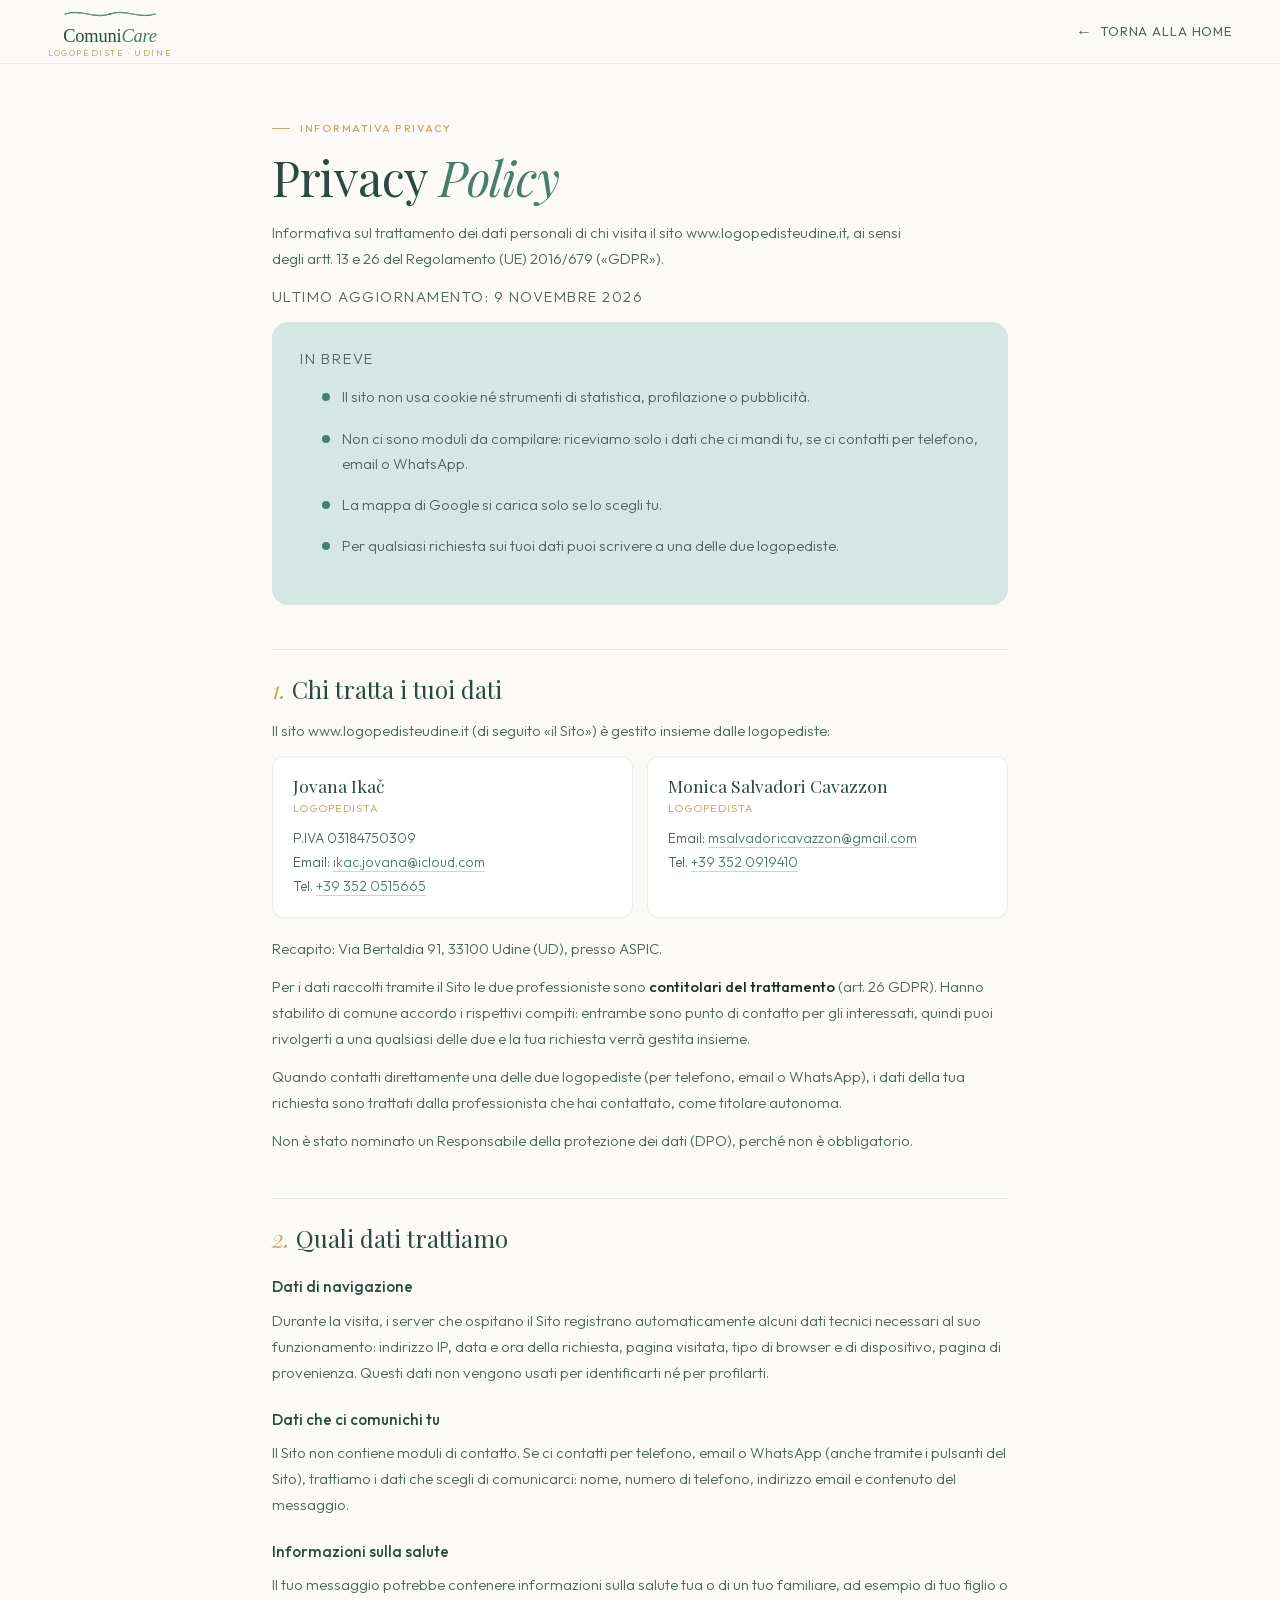
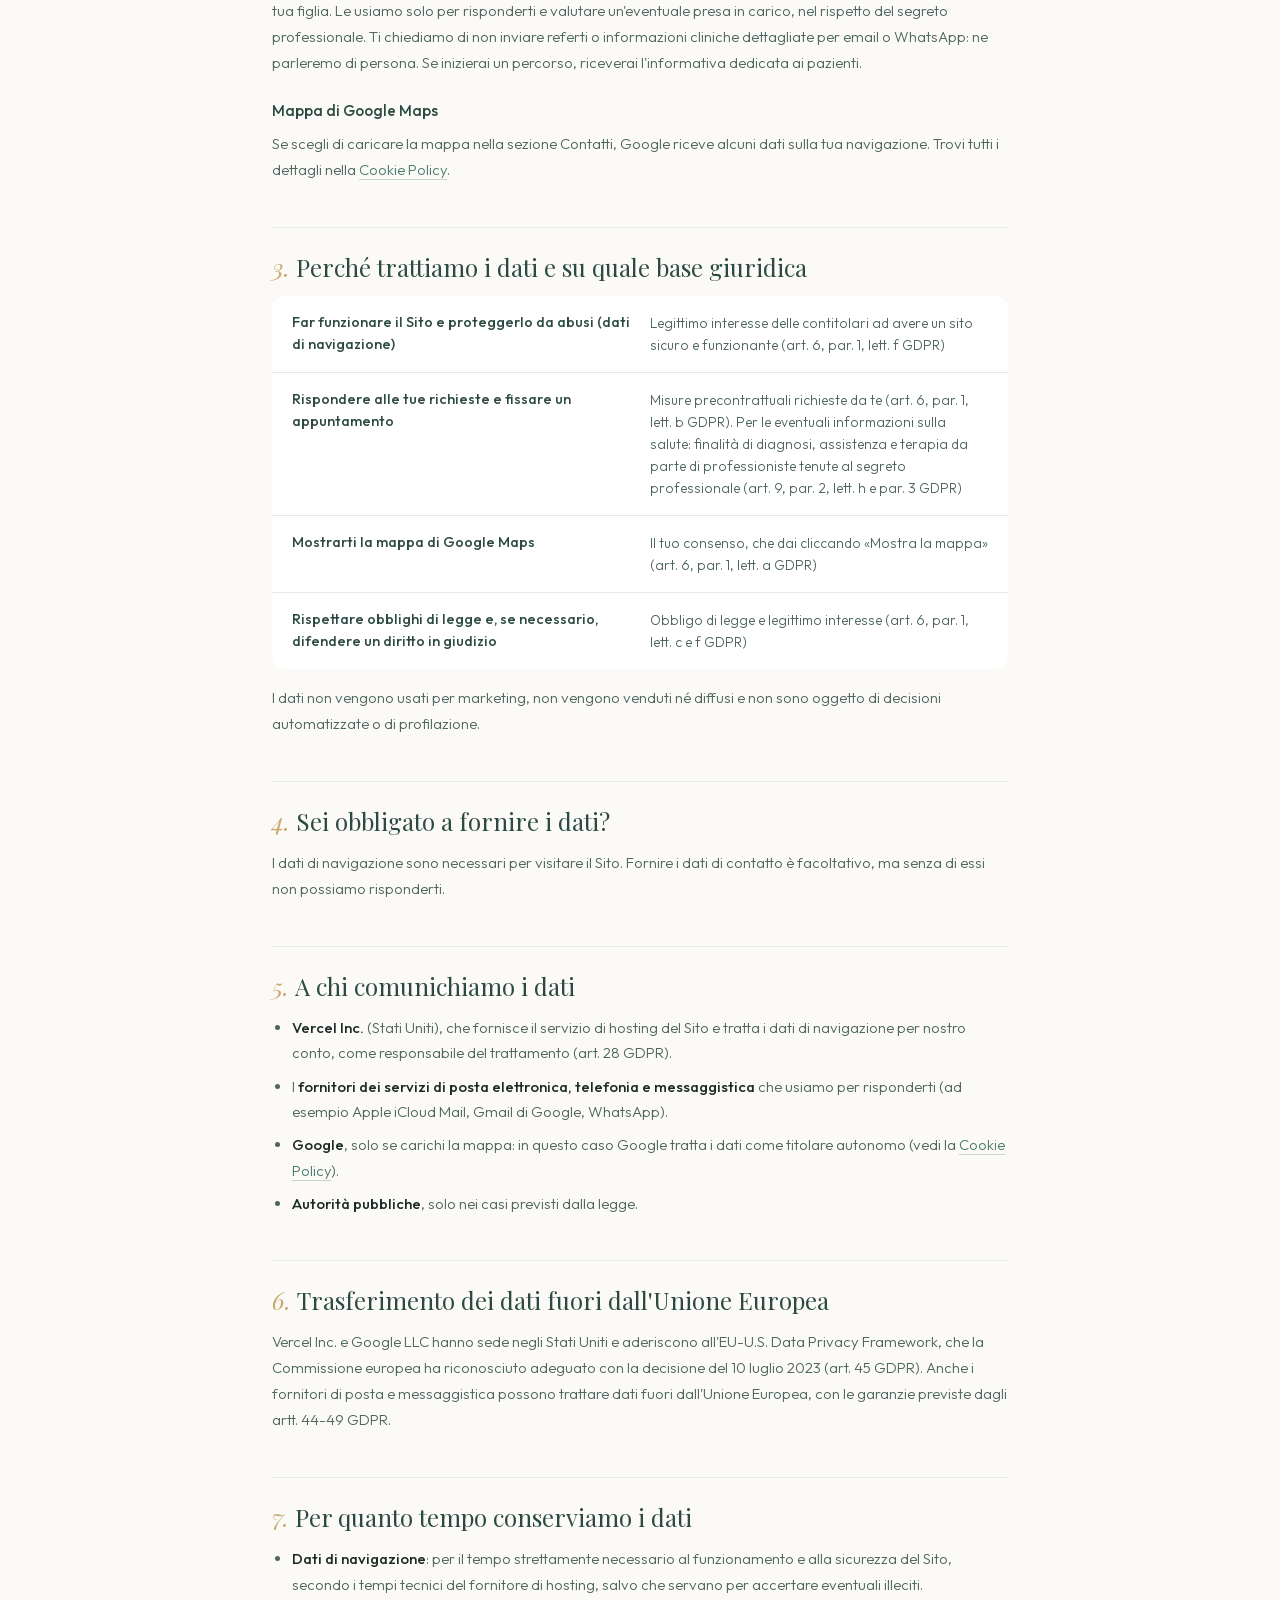
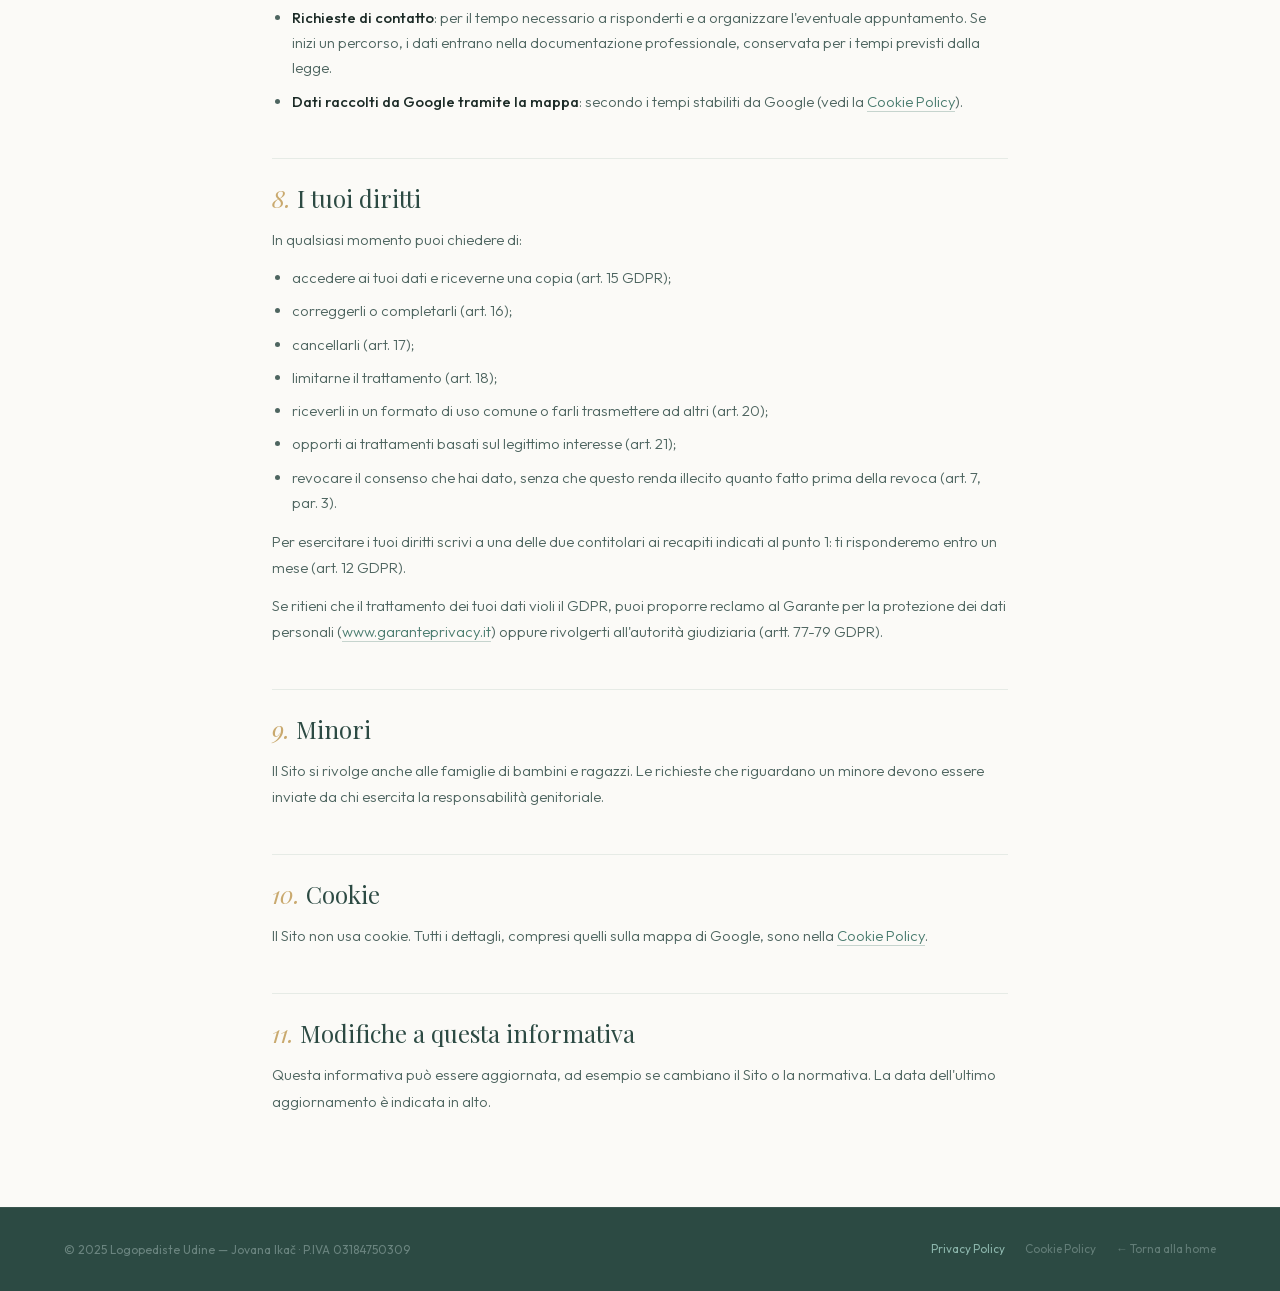
<file: privacy-policy.html>
<!DOCTYPE html>
<html lang="it">
<head>
<meta charset="UTF-8">
<meta name="viewport" content="width=device-width,initial-scale=1,viewport-fit=cover">
<meta name="color-scheme" content="light">
<meta name="theme-color" content="#FBFAF7">
<title>Privacy Policy – ComuniCare Udine</title>
<meta name="description" content="Informativa sul trattamento dei dati personali del sito di ComuniCare, logopediste a Udine (Jovana Ikač e Monica Salvadori Cavazzon).">
<meta name="format-detection" content="telephone=no,email=no">
<link rel="stylesheet" href="fonts/fonts.css">
<style>
  :root {
    --v:#4A7C6F; --vm:#8BB5AB; --vc:#D4E8E3; --vs:#2C4A43;
    --s:#C9A96E; --sc:#F0E6D3; --cr:#F7F3EC; --bg:#FBFAF7;
    --t:#1C2B27; --tm:#4E6560; --tl:#8EA39E; --w:#FFFFFF;
  }
  *,*::before,*::after{margin:0;padding:0;box-sizing:border-box}
  html{scroll-behavior:smooth}
  body{font-family:'Outfit',sans-serif;background:var(--bg);color:var(--t);line-height:1.6;-webkit-font-smoothing:antialiased}

  nav{position:fixed;top:0;left:0;right:0;z-index:200;height:64px;display:flex;align-items:center;justify-content:space-between;padding:0 48px;background:rgba(251,250,247,0.9);backdrop-filter:blur(16px);border-bottom:1px solid rgba(74,124,111,0.1)}
  .nav-back{display:flex;align-items:center;gap:8px;text-decoration:none;color:var(--tm);font-size:0.78rem;letter-spacing:0.07em;text-transform:uppercase;transition:color .2s;min-height:44px}
  .nav-back:hover{color:var(--v)}
  .nav-back::before{content:'←';font-size:1rem}

  .legal{max-width:800px;margin:0 auto;padding:120px 32px 80px}
  .eyebrow{display:flex;align-items:center;gap:10px;font-size:0.68rem;font-weight:500;letter-spacing:0.14em;text-transform:uppercase;color:var(--s);margin-bottom:14px}
  .eyebrow::before{content:'';width:18px;height:1px;background:var(--s)}
  h1{font-family:'Playfair Display',serif;font-size:clamp(2.1rem,4.2vw,3rem);font-weight:400;line-height:1.1;color:var(--vs);margin-bottom:16px;letter-spacing:-0.01em}
  h1 em{font-style:italic;color:var(--v)}
  .legal-sub{font-size:0.95rem;font-weight:300;color:var(--tm);line-height:1.7;margin-bottom:10px;max-width:640px}
  .legal-date{font-size:0.7rem;letter-spacing:0.1em;text-transform:uppercase;color:var(--tl);margin-bottom:36px}
  .summary{background:var(--vc);border-radius:16px;padding:24px 28px;margin-bottom:12px}
  .summary-title{font-size:0.7rem;letter-spacing:0.12em;text-transform:uppercase;color:var(--vs);font-weight:500;margin-bottom:12px}
  .summary ul{list-style:none;margin:0;display:flex;flex-direction:column;gap:8px}
  .summary li{position:relative;padding-left:22px;font-size:0.92rem;font-weight:300;color:var(--vs);line-height:1.6;margin:0}
  .summary li::before{content:'';position:absolute;left:2px;top:0.6em;width:8px;height:8px;border-radius:50%;background:var(--v)}

  .legal h2{font-family:'Playfair Display',serif;font-size:clamp(1.25rem,2.2vw,1.5rem);font-weight:400;color:var(--vs);line-height:1.25;margin:44px 0 14px;padding-top:24px;border-top:1px solid rgba(74,124,111,0.12);scroll-margin-top:84px}
  .legal h2 .n{color:var(--s);font-style:italic;margin-right:6px}
  .legal h3{font-size:0.95rem;font-weight:500;color:var(--vs);margin:22px 0 8px}
  .legal p{font-size:0.93rem;font-weight:300;color:var(--tm);line-height:1.75;margin-bottom:12px}
  .legal ul{margin:0 0 14px 20px}
  .legal li{font-size:0.93rem;font-weight:300;color:var(--tm);line-height:1.7;margin-bottom:8px}
  .legal strong{font-weight:500;color:var(--t)}
  .legal a{color:var(--v);text-decoration:none;border-bottom:1px solid rgba(74,124,111,0.3);transition:color .2s,border-color .2s;overflow-wrap:anywhere}
  .legal a:hover{color:var(--vs);border-color:var(--vs)}

  .cards{display:grid;grid-template-columns:1fr 1fr;gap:14px;margin:6px 0 18px}
  .card{background:var(--w);border:1px solid rgba(74,124,111,0.12);border-radius:12px;padding:18px 20px}
  .card-name{font-family:'Playfair Display',serif;font-size:1.1rem;color:var(--vs);margin-bottom:2px;line-height:1.3}
  .card-role{font-size:0.68rem;letter-spacing:0.1em;text-transform:uppercase;color:var(--s);margin-bottom:10px}
  .legal .card p{font-size:0.86rem;line-height:1.6;margin-bottom:2px}

  .basis{display:flex;flex-direction:column;gap:1px;background:rgba(74,124,111,0.12);border-radius:12px;overflow:hidden;margin:6px 0 16px}
  .basis-row{background:var(--w);padding:16px 20px;display:grid;grid-template-columns:1fr 1fr;gap:20px}
  .basis-what{font-size:0.9rem;font-weight:500;color:var(--vs);line-height:1.5}
  .basis-why{font-size:0.86rem;font-weight:300;color:var(--tm);line-height:1.6}

  footer{background:var(--vs);padding:32px 64px;display:flex;align-items:center;justify-content:space-between;gap:16px;border-top:1px solid rgba(200,221,217,0.08)}
  .f-copy{font-size:0.75rem;color:rgba(200,221,217,0.4)}
  .f-links{display:flex;align-items:center;justify-content:center;gap:20px;flex-wrap:wrap}
  .f-links a{color:rgba(200,221,217,0.35);text-decoration:none;font-size:0.73rem;transition:color .2s}
  .f-links a:hover,.f-links a[aria-current="page"]{color:var(--vm)}

  .wv1{animation:wv1anim 3s ease-in-out infinite}
  .wv2{animation:wv2anim 3s ease-in-out infinite .4s}
  .wv3{animation:wv3anim 3s ease-in-out infinite .8s}
  .wd1{animation:wdpulse 3s ease-in-out infinite}
  .wd2{animation:wdpulse 3s ease-in-out infinite .4s}
  .wd3{animation:wdpulse 3s ease-in-out infinite .8s}
  @keyframes wv1anim{0%,100%{d:path("M 0 24 C 40 8, 80 40, 120 24 C 160 8, 200 40, 240 24")}50%{d:path("M 0 24 C 40 40, 80 8, 120 24 C 160 40, 200 8, 240 24")}}
  @keyframes wv2anim{0%,100%{d:path("M 0 24 C 40 10, 80 38, 120 24 C 160 10, 200 38, 240 24")}50%{d:path("M 0 24 C 40 38, 80 10, 120 24 C 160 38, 200 10, 240 24")}}
  @keyframes wv3anim{0%,100%{d:path("M 0 24 C 40 14, 80 34, 120 24 C 160 14, 200 34, 240 24")}50%{d:path("M 0 24 C 40 34, 80 14, 120 24 C 160 34, 200 14, 240 24")}}
  @keyframes wdpulse{0%,100%{r:3;opacity:.5}50%{r:4.5;opacity:1}}

  @media(max-width:960px){
    nav{padding:0 24px}
    footer{flex-direction:column;padding:24px;text-align:center}
  }
  @media(max-width:640px){
    .legal{padding:100px 16px 56px}
    .summary{padding:20px 18px}
    .cards{grid-template-columns:1fr}
    .basis-row{grid-template-columns:1fr;gap:4px;padding:14px 16px}
  }
  @media(prefers-reduced-motion:reduce){
    *,*::before,*::after{animation-duration:.01ms !important;animation-iteration-count:1 !important;transition-duration:.01ms !important;scroll-behavior:auto !important}
  }
</style>
</head>
<body>

<nav>
  <a href="index.html" style="display:flex;align-items:center;text-decoration:none;" aria-label="ComuniCare — torna alla home">
    <div style="display:inline-flex;flex-direction:column;align-items:center;gap:4px;line-height:1;">
      <svg width="96" height="18" viewBox="0 0 240 48" fill="none" xmlns="http://www.w3.org/2000/svg" preserveAspectRatio="xMidYMid meet" style="display:block;" aria-hidden="true">
        <path class="wv1" d="M 0 24 C 40 8, 80 40, 120 24 C 160 8, 200 40, 240 24" stroke="#2C4A43" stroke-width="2.2" fill="none" stroke-linecap="round"/>
        <path class="wv2" d="M 0 24 C 40 10, 80 38, 120 24 C 160 10, 200 38, 240 24" stroke="#4A7C6F" stroke-width="2" fill="none" stroke-linecap="round"/>
        <path class="wv3" d="M 0 24 C 40 14, 80 34, 120 24 C 160 14, 200 34, 240 24" stroke="#8BB5AB" stroke-width="1.6" fill="none" stroke-linecap="round"/>
        <circle class="wd1" cx="60" cy="24" r="3" fill="#C9A96E"/>
        <circle class="wd2" cx="120" cy="24" r="3" fill="#4A7C6F"/>
        <circle class="wd3" cx="180" cy="24" r="3" fill="#C9A96E"/>
      </svg>
      <div style="font-family:'Georgia',serif;font-size:1.15rem;line-height:1;letter-spacing:-0.01em;text-align:center;">
        <span style="color:#2C4A43;font-weight:400;">Comuni</span><span style="color:#4A7C6F;font-weight:400;font-style:italic;">Care</span>
      </div>
      <div style="font-size:0.55rem;letter-spacing:0.18em;text-transform:uppercase;color:#C9A96E;font-family:'Outfit',sans-serif;text-align:center;">Logopediste · Udine</div>
    </div>
  </a>
  <a href="index.html" class="nav-back">Torna alla home</a>
</nav>

<main class="legal">
  <div class="eyebrow">Informativa privacy</div>
  <h1>Privacy <em>Policy</em></h1>
  <p class="legal-sub">Informativa sul trattamento dei dati personali di chi visita il sito www.logopedisteudine.it, ai sensi degli artt. 13 e 26 del Regolamento (UE) 2016/679 («GDPR»).</p>
  <p class="legal-date">Ultimo aggiornamento: 9 novembre 2026</p>

  <div class="summary">
    <p class="summary-title">In breve</p>
    <ul>
      <li>Il sito non usa cookie né strumenti di statistica, profilazione o pubblicità.</li>
      <li>Non ci sono moduli da compilare: riceviamo solo i dati che ci mandi tu, se ci contatti per telefono, email o WhatsApp.</li>
      <li>La mappa di Google si carica solo se lo scegli tu.</li>
      <li>Per qualsiasi richiesta sui tuoi dati puoi scrivere a una delle due logopediste.</li>
    </ul>
  </div>

  <h2 id="titolari"><span class="n">1.</span>Chi tratta i tuoi dati</h2>
  <p>Il sito www.logopedisteudine.it (di seguito «il Sito») è gestito insieme dalle logopediste:</p>
  <div class="cards">
    <div class="card">
      <div class="card-name">Jovana Ikač</div>
      <div class="card-role">Logopedista</div>
      <p>P.IVA 03184750309</p>
      <p>Email: <a href="mailto:ikac.jovana@icloud.com">ikac.jovana@icloud.com</a></p>
      <p>Tel. <a href="tel:+393520515665">+39 352 0515665</a></p>
    </div>
    <div class="card">
      <div class="card-name">Monica Salvadori Cavazzon</div>
      <div class="card-role">Logopedista</div>
      <p>Email: <a href="mailto:msalvadoricavazzon@gmail.com">msalvadoricavazzon@gmail.com</a></p>
      <p>Tel. <a href="tel:+393520919410">+39 352 0919410</a></p>
    </div>
  </div>
  <p>Recapito: Via Bertaldia 91, 33100 Udine (UD), presso ASPIC.</p>
  <p>Per i dati raccolti tramite il Sito le due professioniste sono <strong>contitolari del trattamento</strong> (art. 26 GDPR). Hanno stabilito di comune accordo i rispettivi compiti: entrambe sono punto di contatto per gli interessati, quindi puoi rivolgerti a una qualsiasi delle due e la tua richiesta verrà gestita insieme.</p>
  <p>Quando contatti direttamente una delle due logopediste (per telefono, email o WhatsApp), i dati della tua richiesta sono trattati dalla professionista che hai contattato, come titolare autonoma.</p>
  <p>Non è stato nominato un Responsabile della protezione dei dati (DPO), perché non è obbligatorio.</p>

  <h2 id="dati"><span class="n">2.</span>Quali dati trattiamo</h2>
  <h3>Dati di navigazione</h3>
  <p>Durante la visita, i server che ospitano il Sito registrano automaticamente alcuni dati tecnici necessari al suo funzionamento: indirizzo IP, data e ora della richiesta, pagina visitata, tipo di browser e di dispositivo, pagina di provenienza. Questi dati non vengono usati per identificarti né per profilarti.</p>
  <h3>Dati che ci comunichi tu</h3>
  <p>Il Sito non contiene moduli di contatto. Se ci contatti per telefono, email o WhatsApp (anche tramite i pulsanti del Sito), trattiamo i dati che scegli di comunicarci: nome, numero di telefono, indirizzo email e contenuto del messaggio.</p>
  <h3>Informazioni sulla salute</h3>
  <p>Il tuo messaggio potrebbe contenere informazioni sulla salute tua o di un tuo familiare, ad esempio di tuo figlio o tua figlia. Le usiamo solo per risponderti e valutare un'eventuale presa in carico, nel rispetto del segreto professionale. Ti chiediamo di non inviare referti o informazioni cliniche dettagliate per email o WhatsApp: ne parleremo di persona. Se inizierai un percorso, riceverai l'informativa dedicata ai pazienti.</p>
  <h3>Mappa di Google Maps</h3>
  <p>Se scegli di caricare la mappa nella sezione Contatti, Google riceve alcuni dati sulla tua navigazione. Trovi tutti i dettagli nella <a href="cookie-policy.html#google-maps">Cookie Policy</a>.</p>

  <h2 id="finalita"><span class="n">3.</span>Perché trattiamo i dati e su quale base giuridica</h2>
  <div class="basis">
    <div class="basis-row">
      <div class="basis-what">Far funzionare il Sito e proteggerlo da abusi (dati di navigazione)</div>
      <div class="basis-why">Legittimo interesse delle contitolari ad avere un sito sicuro e funzionante (art. 6, par. 1, lett. f GDPR)</div>
    </div>
    <div class="basis-row">
      <div class="basis-what">Rispondere alle tue richieste e fissare un appuntamento</div>
      <div class="basis-why">Misure precontrattuali richieste da te (art. 6, par. 1, lett. b GDPR). Per le eventuali informazioni sulla salute: finalità di diagnosi, assistenza e terapia da parte di professioniste tenute al segreto professionale (art. 9, par. 2, lett. h e par. 3 GDPR)</div>
    </div>
    <div class="basis-row">
      <div class="basis-what">Mostrarti la mappa di Google Maps</div>
      <div class="basis-why">Il tuo consenso, che dai cliccando «Mostra la mappa» (art. 6, par. 1, lett. a GDPR)</div>
    </div>
    <div class="basis-row">
      <div class="basis-what">Rispettare obblighi di legge e, se necessario, difendere un diritto in giudizio</div>
      <div class="basis-why">Obbligo di legge e legittimo interesse (art. 6, par. 1, lett. c e f GDPR)</div>
    </div>
  </div>
  <p>I dati non vengono usati per marketing, non vengono venduti né diffusi e non sono oggetto di decisioni automatizzate o di profilazione.</p>

  <h2 id="conferimento"><span class="n">4.</span>Sei obbligato a fornire i dati?</h2>
  <p>I dati di navigazione sono necessari per visitare il Sito. Fornire i dati di contatto è facoltativo, ma senza di essi non possiamo risponderti.</p>

  <h2 id="destinatari"><span class="n">5.</span>A chi comunichiamo i dati</h2>
  <ul>
    <li><strong>Vercel Inc.</strong> (Stati Uniti), che fornisce il servizio di hosting del Sito e tratta i dati di navigazione per nostro conto, come responsabile del trattamento (art. 28 GDPR).</li>
    <li>I <strong>fornitori dei servizi di posta elettronica, telefonia e messaggistica</strong> che usiamo per risponderti (ad esempio Apple iCloud Mail, Gmail di Google, WhatsApp).</li>
    <li><strong>Google</strong>, solo se carichi la mappa: in questo caso Google tratta i dati come titolare autonomo (vedi la <a href="cookie-policy.html#google-maps">Cookie Policy</a>).</li>
    <li><strong>Autorità pubbliche</strong>, solo nei casi previsti dalla legge.</li>
  </ul>

  <h2 id="trasferimenti"><span class="n">6.</span>Trasferimento dei dati fuori dall'Unione Europea</h2>
  <p>Vercel Inc. e Google LLC hanno sede negli Stati Uniti e aderiscono all'EU-U.S. Data Privacy Framework, che la Commissione europea ha riconosciuto adeguato con la decisione del 10 luglio 2023 (art. 45 GDPR). Anche i fornitori di posta e messaggistica possono trattare dati fuori dall'Unione Europea, con le garanzie previste dagli artt. 44-49 GDPR.</p>

  <h2 id="conservazione"><span class="n">7.</span>Per quanto tempo conserviamo i dati</h2>
  <ul>
    <li><strong>Dati di navigazione</strong>: per il tempo strettamente necessario al funzionamento e alla sicurezza del Sito, secondo i tempi tecnici del fornitore di hosting, salvo che servano per accertare eventuali illeciti.</li>
    <li><strong>Richieste di contatto</strong>: per il tempo necessario a risponderti e a organizzare l'eventuale appuntamento. Se inizi un percorso, i dati entrano nella documentazione professionale, conservata per i tempi previsti dalla legge.</li>
    <li><strong>Dati raccolti da Google tramite la mappa</strong>: secondo i tempi stabiliti da Google (vedi la <a href="cookie-policy.html#google-maps">Cookie Policy</a>).</li>
  </ul>

  <h2 id="diritti"><span class="n">8.</span>I tuoi diritti</h2>
  <p>In qualsiasi momento puoi chiedere di:</p>
  <ul>
    <li>accedere ai tuoi dati e riceverne una copia (art. 15 GDPR);</li>
    <li>correggerli o completarli (art. 16);</li>
    <li>cancellarli (art. 17);</li>
    <li>limitarne il trattamento (art. 18);</li>
    <li>riceverli in un formato di uso comune o farli trasmettere ad altri (art. 20);</li>
    <li>opporti ai trattamenti basati sul legittimo interesse (art. 21);</li>
    <li>revocare il consenso che hai dato, senza che questo renda illecito quanto fatto prima della revoca (art. 7, par. 3).</li>
  </ul>
  <p>Per esercitare i tuoi diritti scrivi a una delle due contitolari ai recapiti indicati al punto 1: ti risponderemo entro un mese (art. 12 GDPR).</p>
  <p>Se ritieni che il trattamento dei tuoi dati violi il GDPR, puoi proporre reclamo al Garante per la protezione dei dati personali (<a href="https://www.garanteprivacy.it" target="_blank" rel="noopener">www.garanteprivacy.it</a>) oppure rivolgerti all'autorità giudiziaria (artt. 77-79 GDPR).</p>

  <h2 id="minori"><span class="n">9.</span>Minori</h2>
  <p>Il Sito si rivolge anche alle famiglie di bambini e ragazzi. Le richieste che riguardano un minore devono essere inviate da chi esercita la responsabilità genitoriale.</p>

  <h2 id="cookie"><span class="n">10.</span>Cookie</h2>
  <p>Il Sito non usa cookie. Tutti i dettagli, compresi quelli sulla mappa di Google, sono nella <a href="cookie-policy.html">Cookie Policy</a>.</p>

  <h2 id="modifiche"><span class="n">11.</span>Modifiche a questa informativa</h2>
  <p>Questa informativa può essere aggiornata, ad esempio se cambiano il Sito o la normativa. La data dell'ultimo aggiornamento è indicata in alto.</p>
</main>

<footer>
  <div class="f-copy">© 2025 Logopediste Udine — <span style="white-space:nowrap">Jovana Ikač · P.IVA 03184750309</span></div>
  <div class="f-links">
    <a href="privacy-policy.html" aria-current="page">Privacy Policy</a>
    <a href="cookie-policy.html">Cookie Policy</a>
    <a href="index.html">← Torna alla home</a>
  </div>
</footer>
</body>
</html>
</file>
<file: fonts/fonts.css>
/*
  Font ospitati direttamente sul sito: nessuna connessione a Google Fonts,
  quindi nessun dato dei visitatori (es. indirizzo IP) viene inviato a terzi.
  Playfair Display e Outfit sono distribuiti con licenza SIL Open Font License 1.1
  (vedi LICENSE.txt in questa cartella).
*/

/* Playfair Display — normale (400–500) */
@font-face{font-family:'Playfair Display';font-style:normal;font-weight:400 500;font-display:swap;src:url(playfair-display-latin-ext.woff2) format('woff2');unicode-range:U+0100-02BA,U+02BD-02C5,U+02C7-02CC,U+02CE-02D7,U+02DD-02FF,U+0304,U+0308,U+0329,U+1D00-1DBF,U+1E00-1E9F,U+1EF2-1EFF,U+2020,U+20A0-20AB,U+20AD-20C4,U+2113,U+2C60-2C7F,U+A720-A7FF}
@font-face{font-family:'Playfair Display';font-style:normal;font-weight:400 500;font-display:swap;src:url(playfair-display-latin.woff2) format('woff2');unicode-range:U+0000-00FF,U+0131,U+0152-0153,U+02BB-02BC,U+02C6,U+02DA,U+02DC,U+0304,U+0308,U+0329,U+2000-206F,U+20AC,U+2122,U+2191,U+2193,U+2212,U+2215,U+FEFF,U+FFFD}

/* Playfair Display — corsivo (400–500) */
@font-face{font-family:'Playfair Display';font-style:italic;font-weight:400 500;font-display:swap;src:url(playfair-display-italic-latin-ext.woff2) format('woff2');unicode-range:U+0100-02BA,U+02BD-02C5,U+02C7-02CC,U+02CE-02D7,U+02DD-02FF,U+0304,U+0308,U+0329,U+1D00-1DBF,U+1E00-1E9F,U+1EF2-1EFF,U+2020,U+20A0-20AB,U+20AD-20C4,U+2113,U+2C60-2C7F,U+A720-A7FF}
@font-face{font-family:'Playfair Display';font-style:italic;font-weight:400 500;font-display:swap;src:url(playfair-display-italic-latin.woff2) format('woff2');unicode-range:U+0000-00FF,U+0131,U+0152-0153,U+02BB-02BC,U+02C6,U+02DA,U+02DC,U+0304,U+0308,U+0329,U+2000-206F,U+20AC,U+2122,U+2191,U+2193,U+2212,U+2215,U+FEFF,U+FFFD}

/* Outfit (300–500) */
@font-face{font-family:'Outfit';font-style:normal;font-weight:300 500;font-display:swap;src:url(outfit-latin-ext.woff2) format('woff2');unicode-range:U+0100-02BA,U+02BD-02C5,U+02C7-02CC,U+02CE-02D7,U+02DD-02FF,U+0304,U+0308,U+0329,U+1D00-1DBF,U+1E00-1E9F,U+1EF2-1EFF,U+2020,U+20A0-20AB,U+20AD-20C4,U+2113,U+2C60-2C7F,U+A720-A7FF}
@font-face{font-family:'Outfit';font-style:normal;font-weight:300 500;font-display:swap;src:url(outfit-latin.woff2) format('woff2');unicode-range:U+0000-00FF,U+0131,U+0152-0153,U+02BB-02BC,U+02C6,U+02DA,U+02DC,U+0304,U+0308,U+0329,U+2000-206F,U+20AC,U+2122,U+2191,U+2193,U+2212,U+2215,U+FEFF,U+FFFD}
</file>
